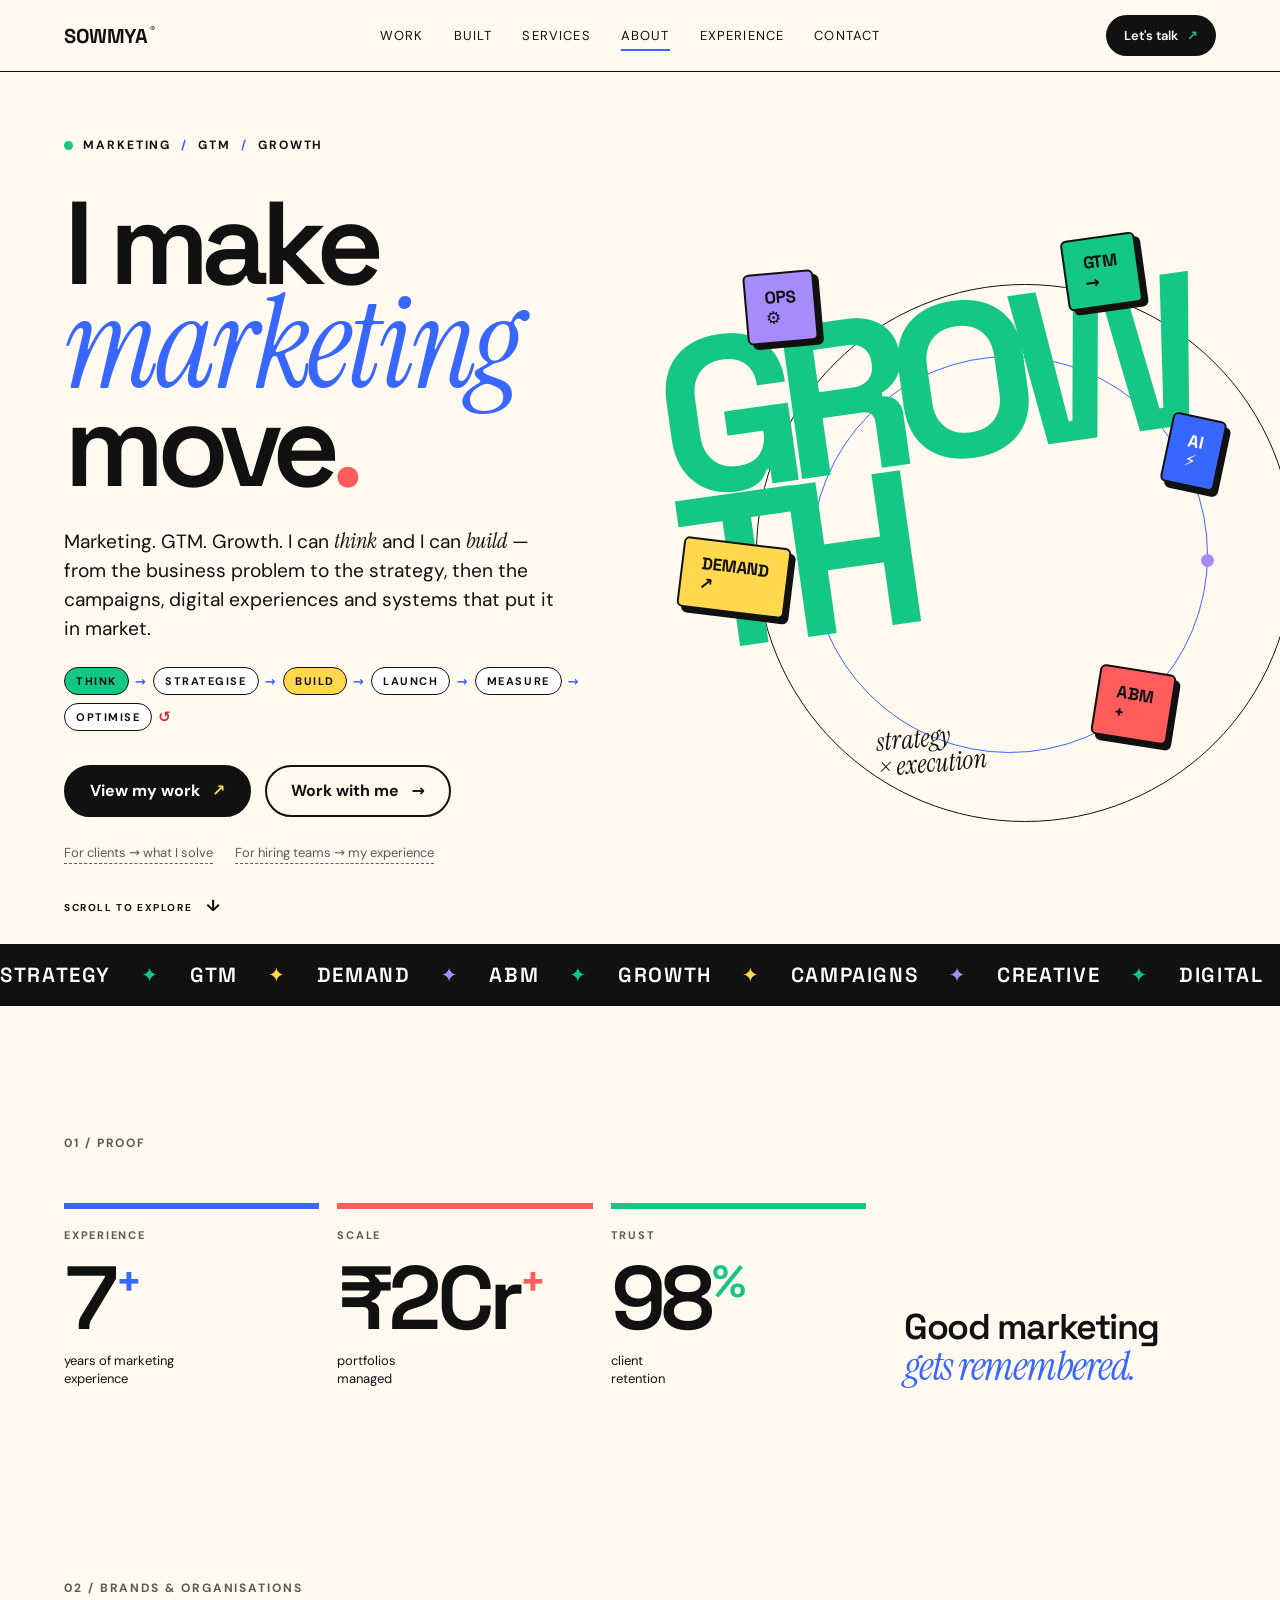
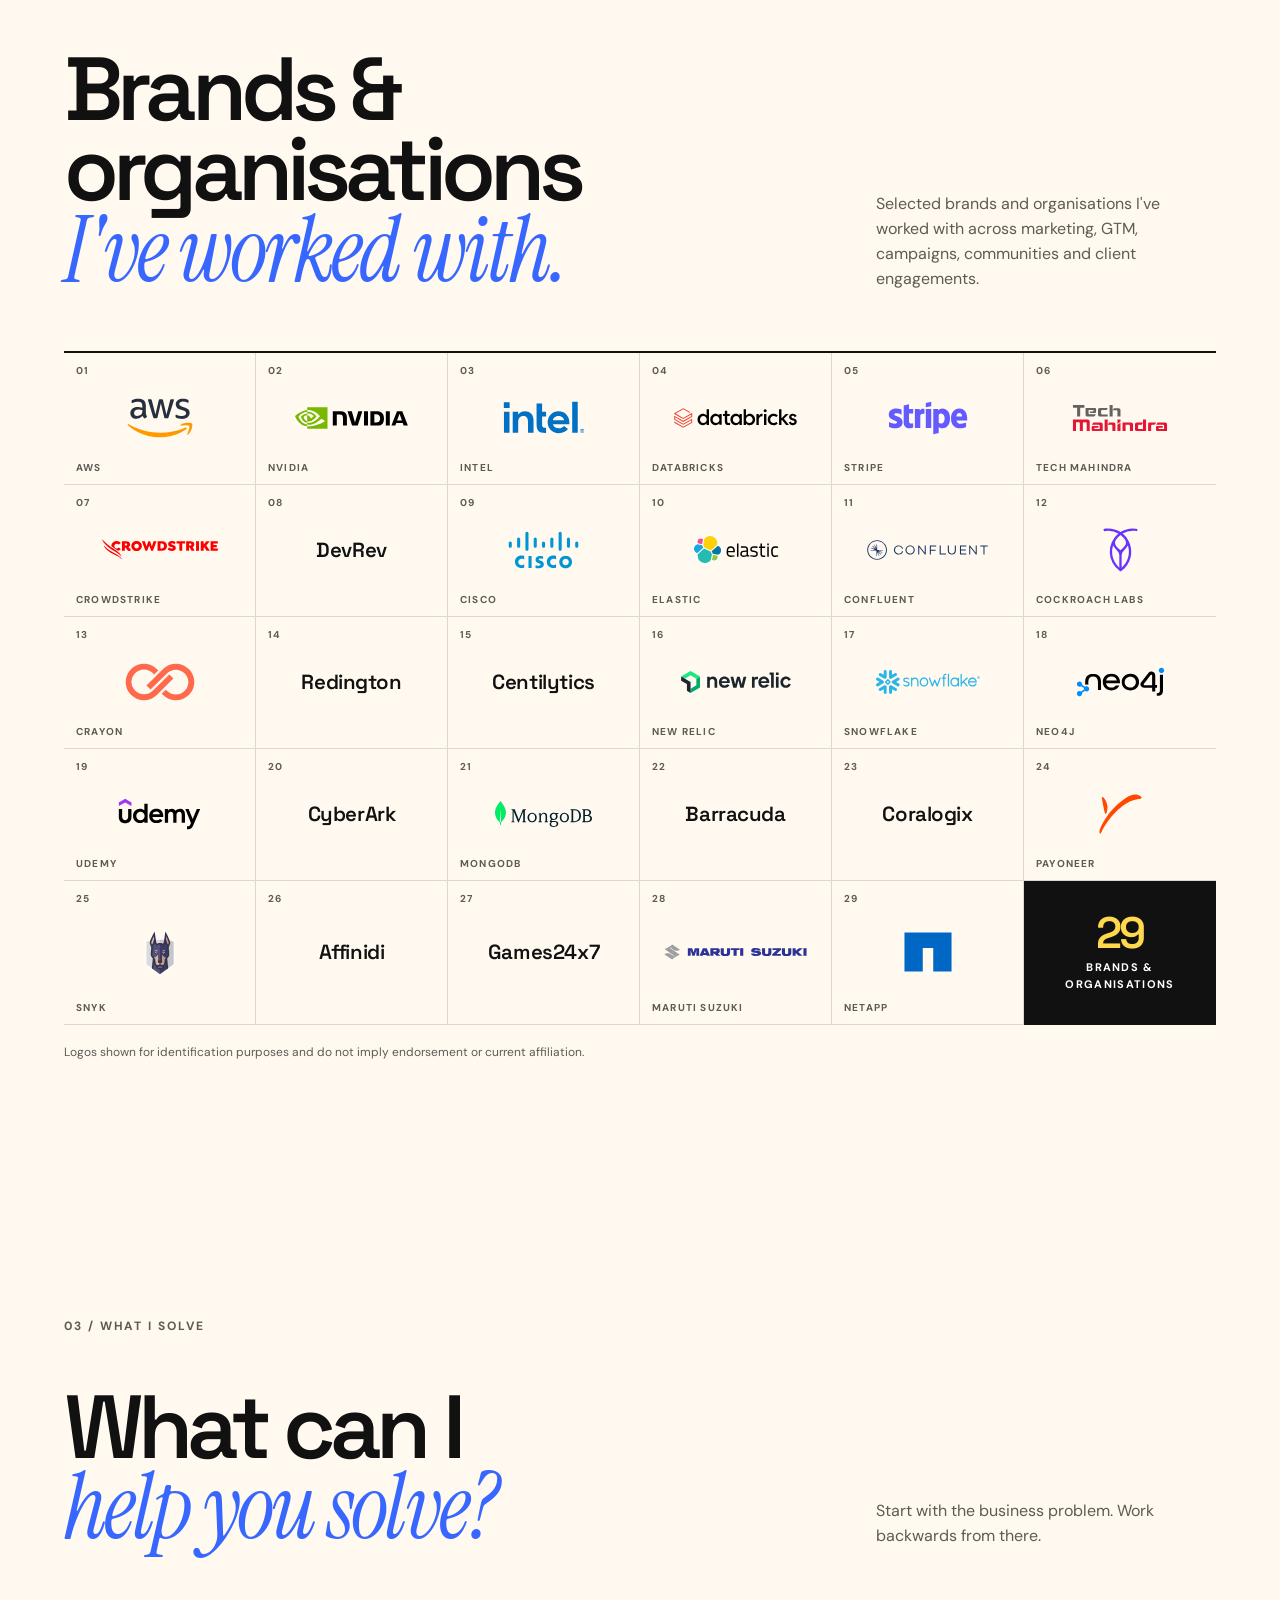
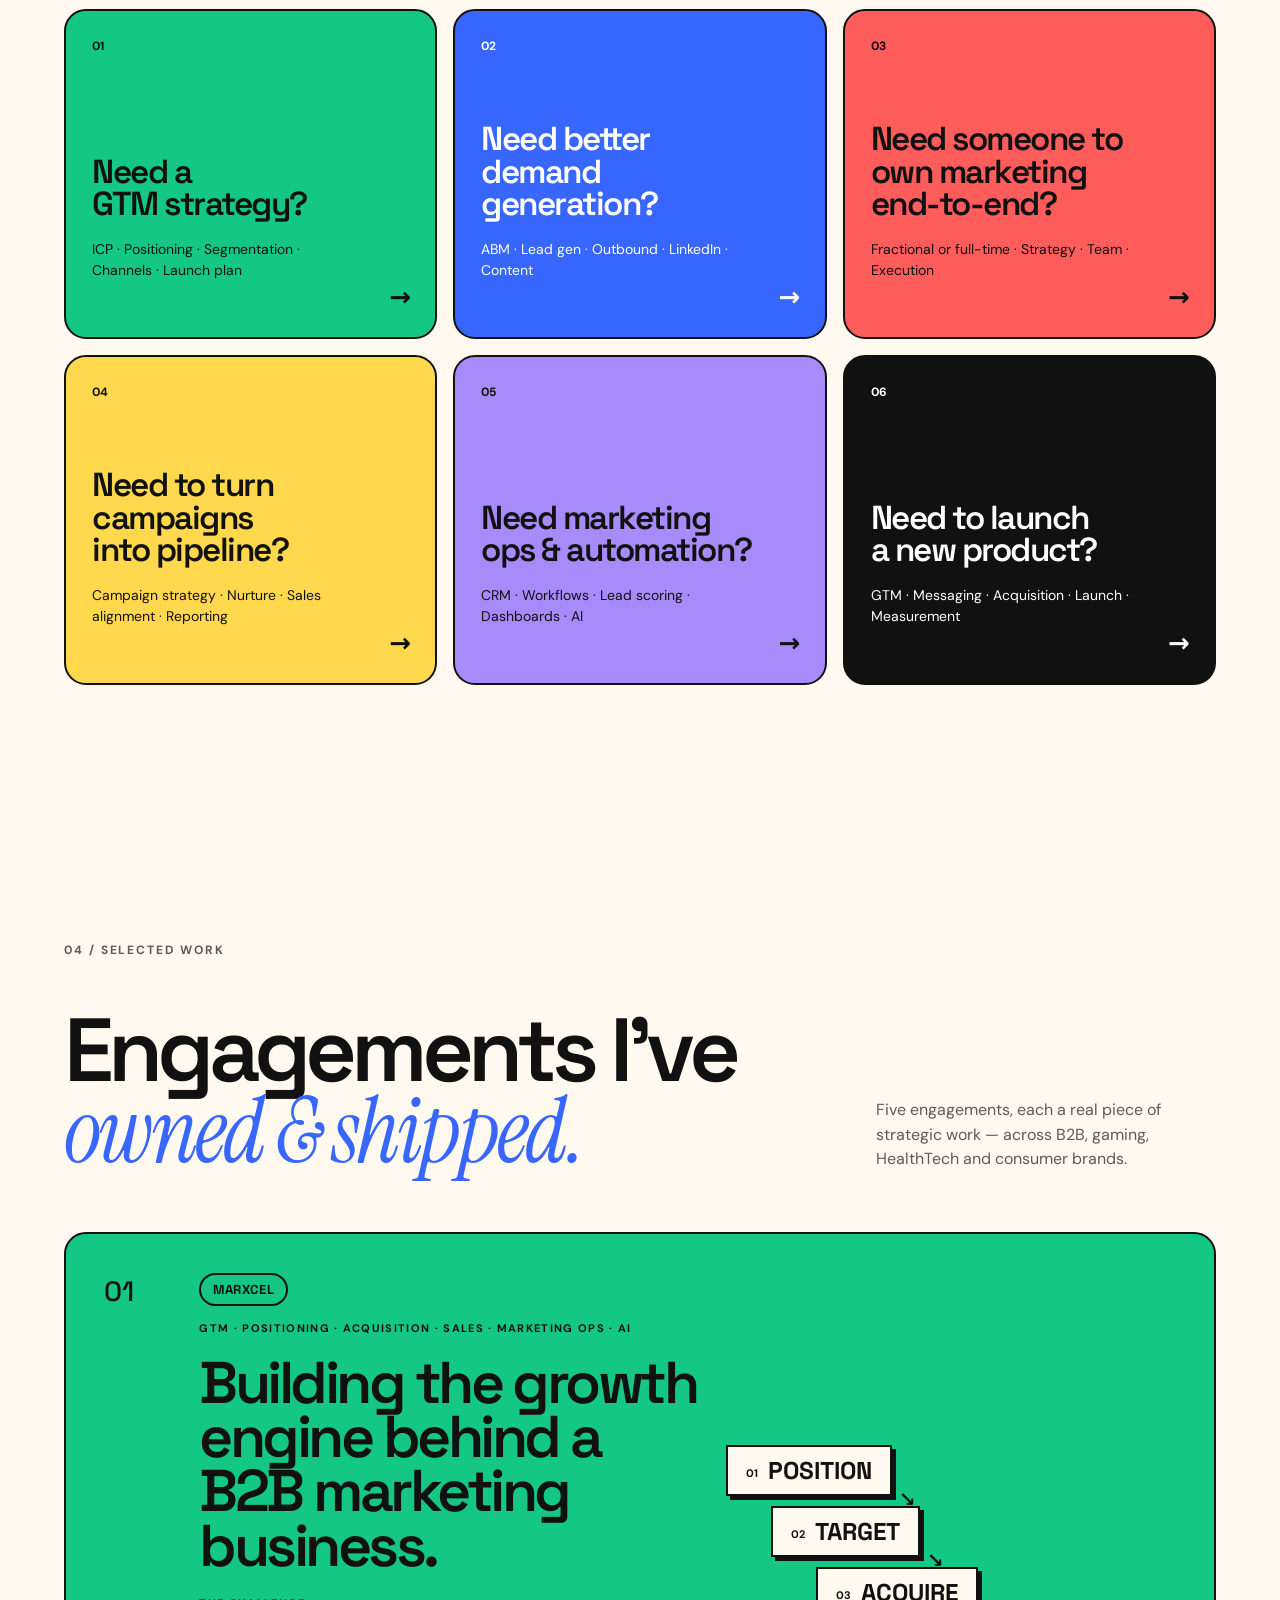
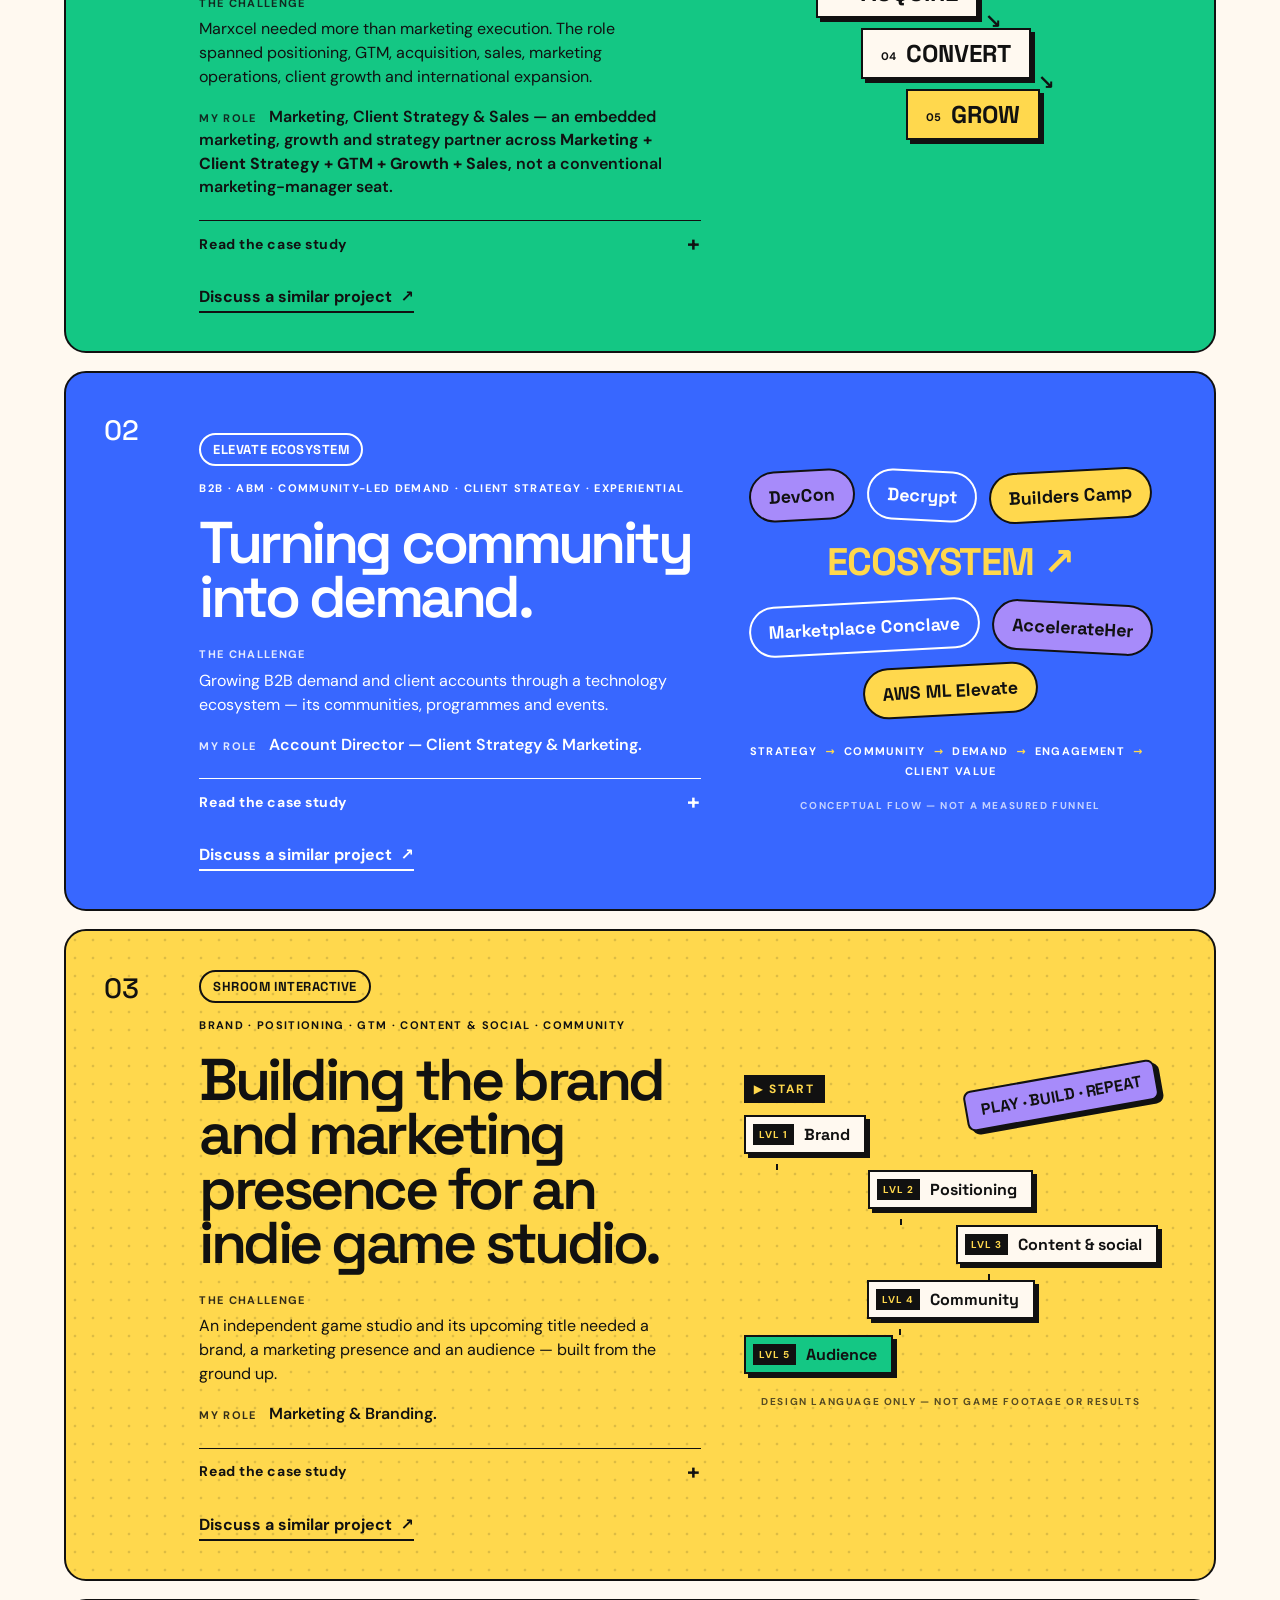
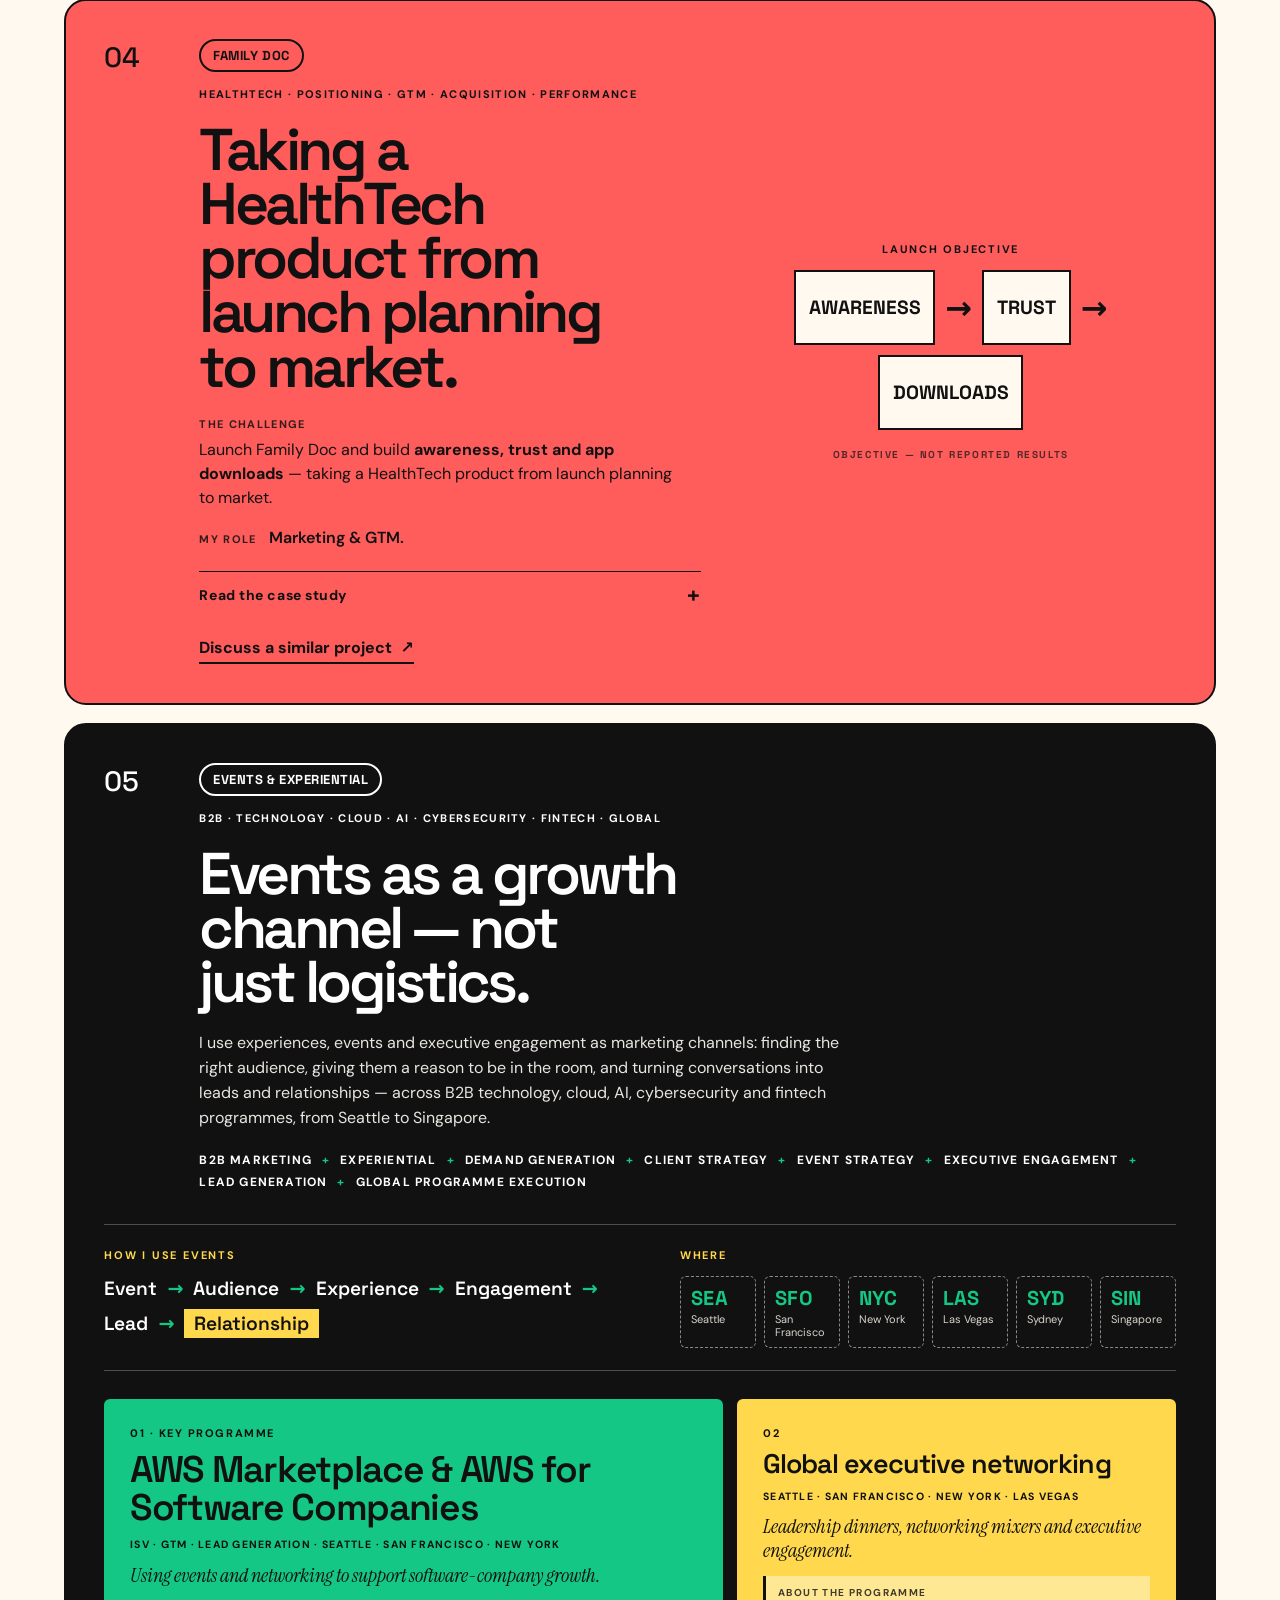
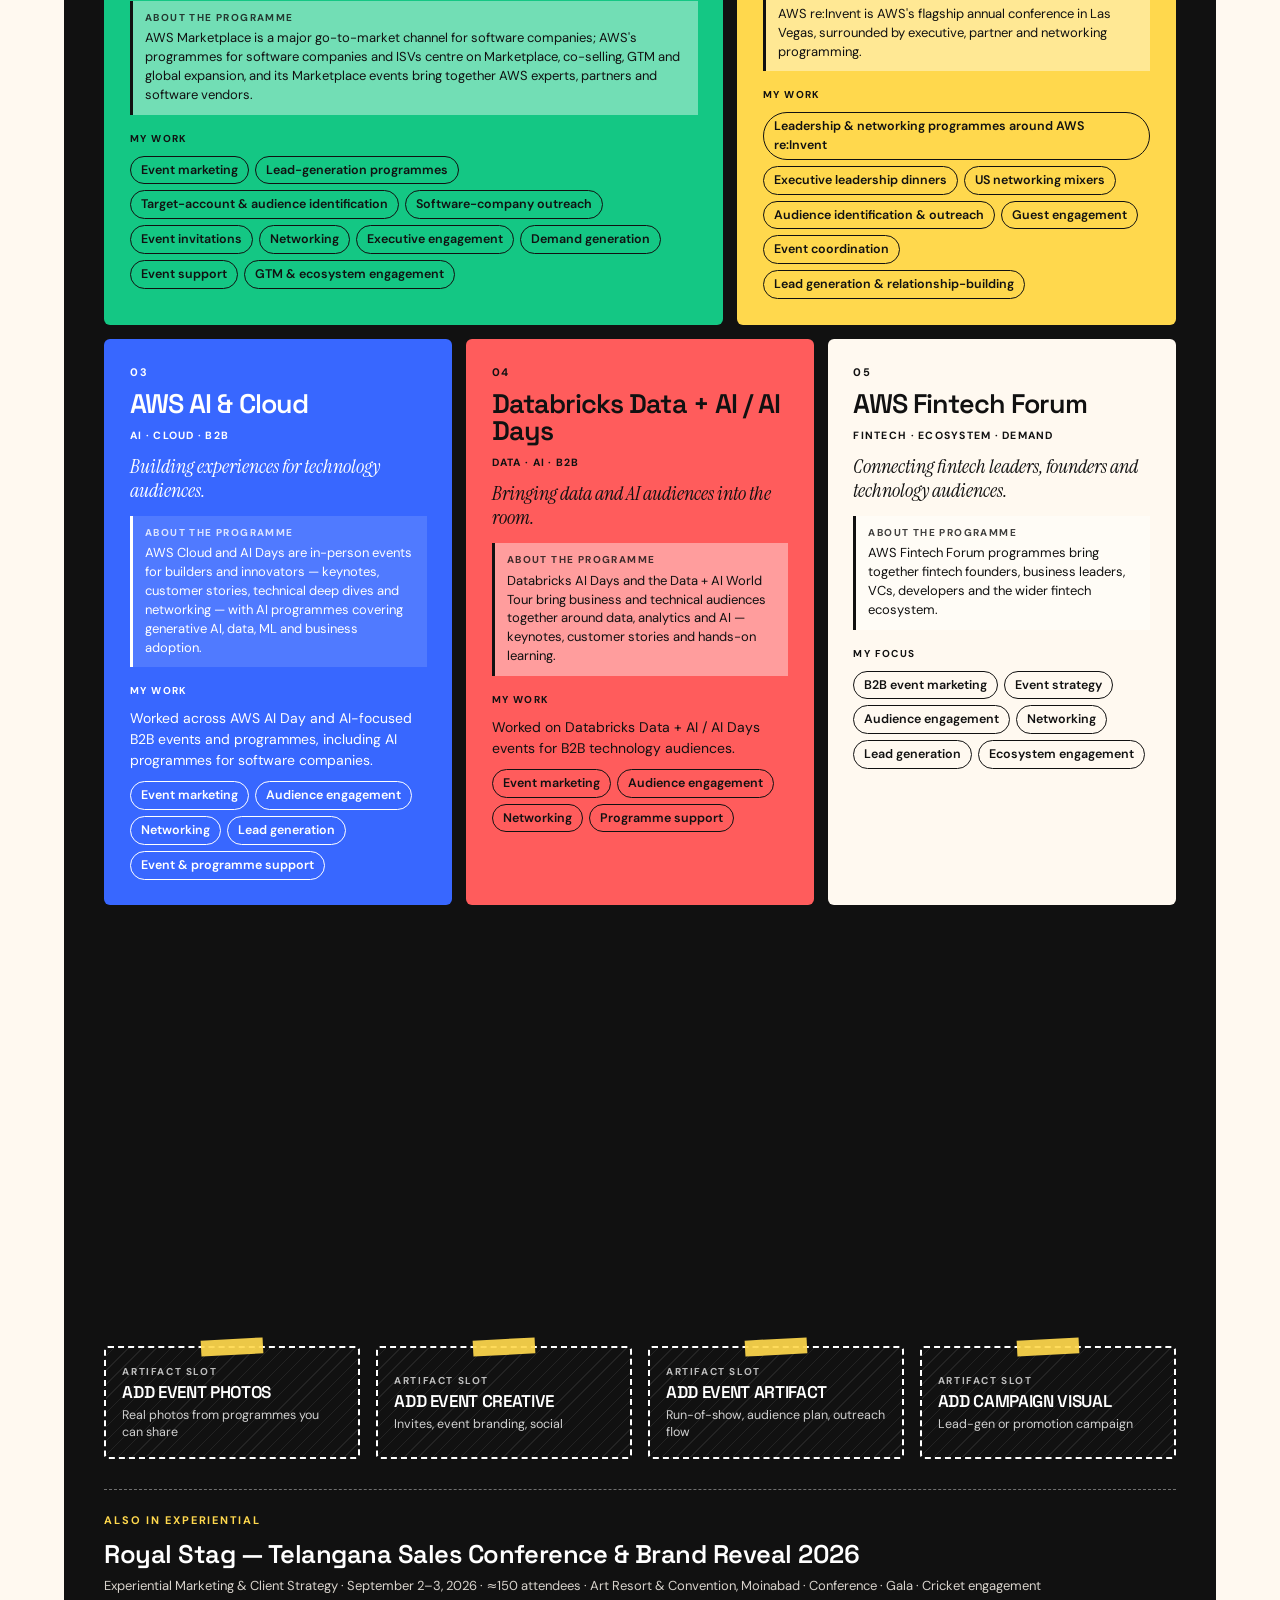
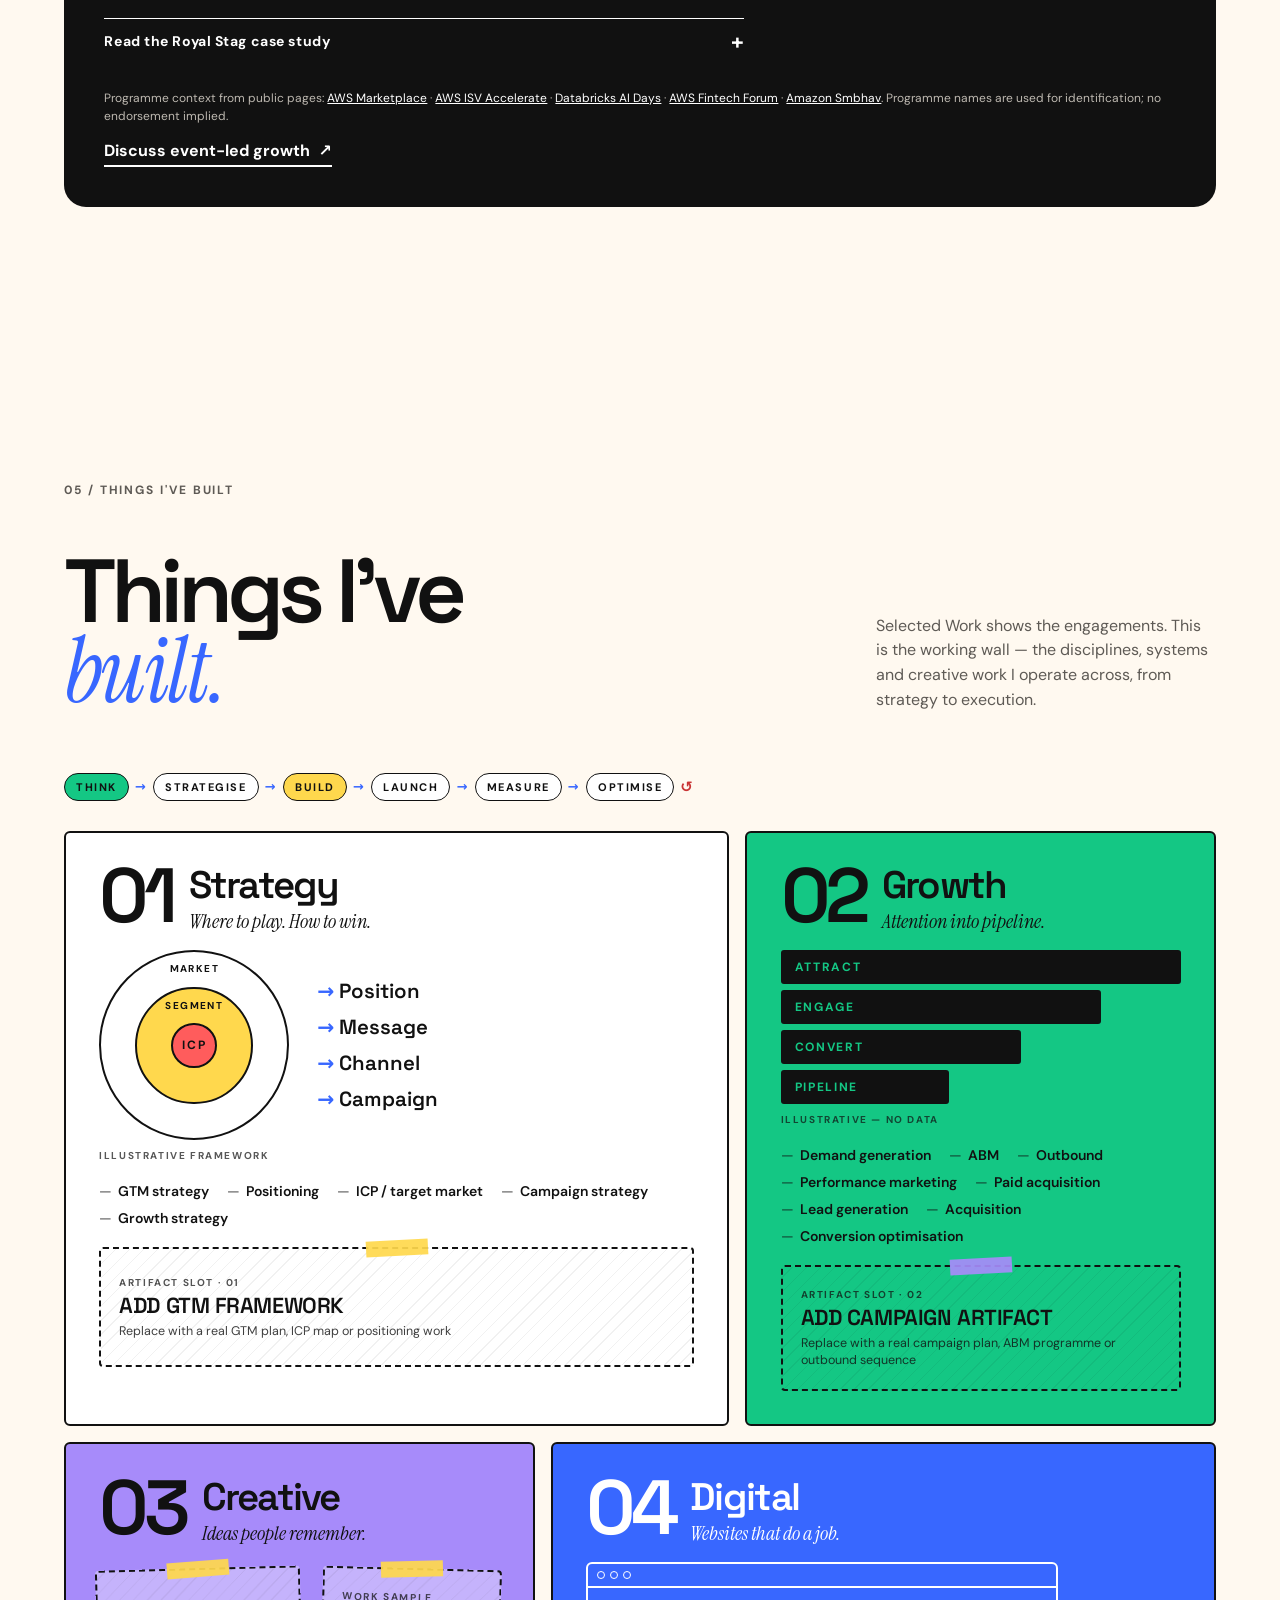
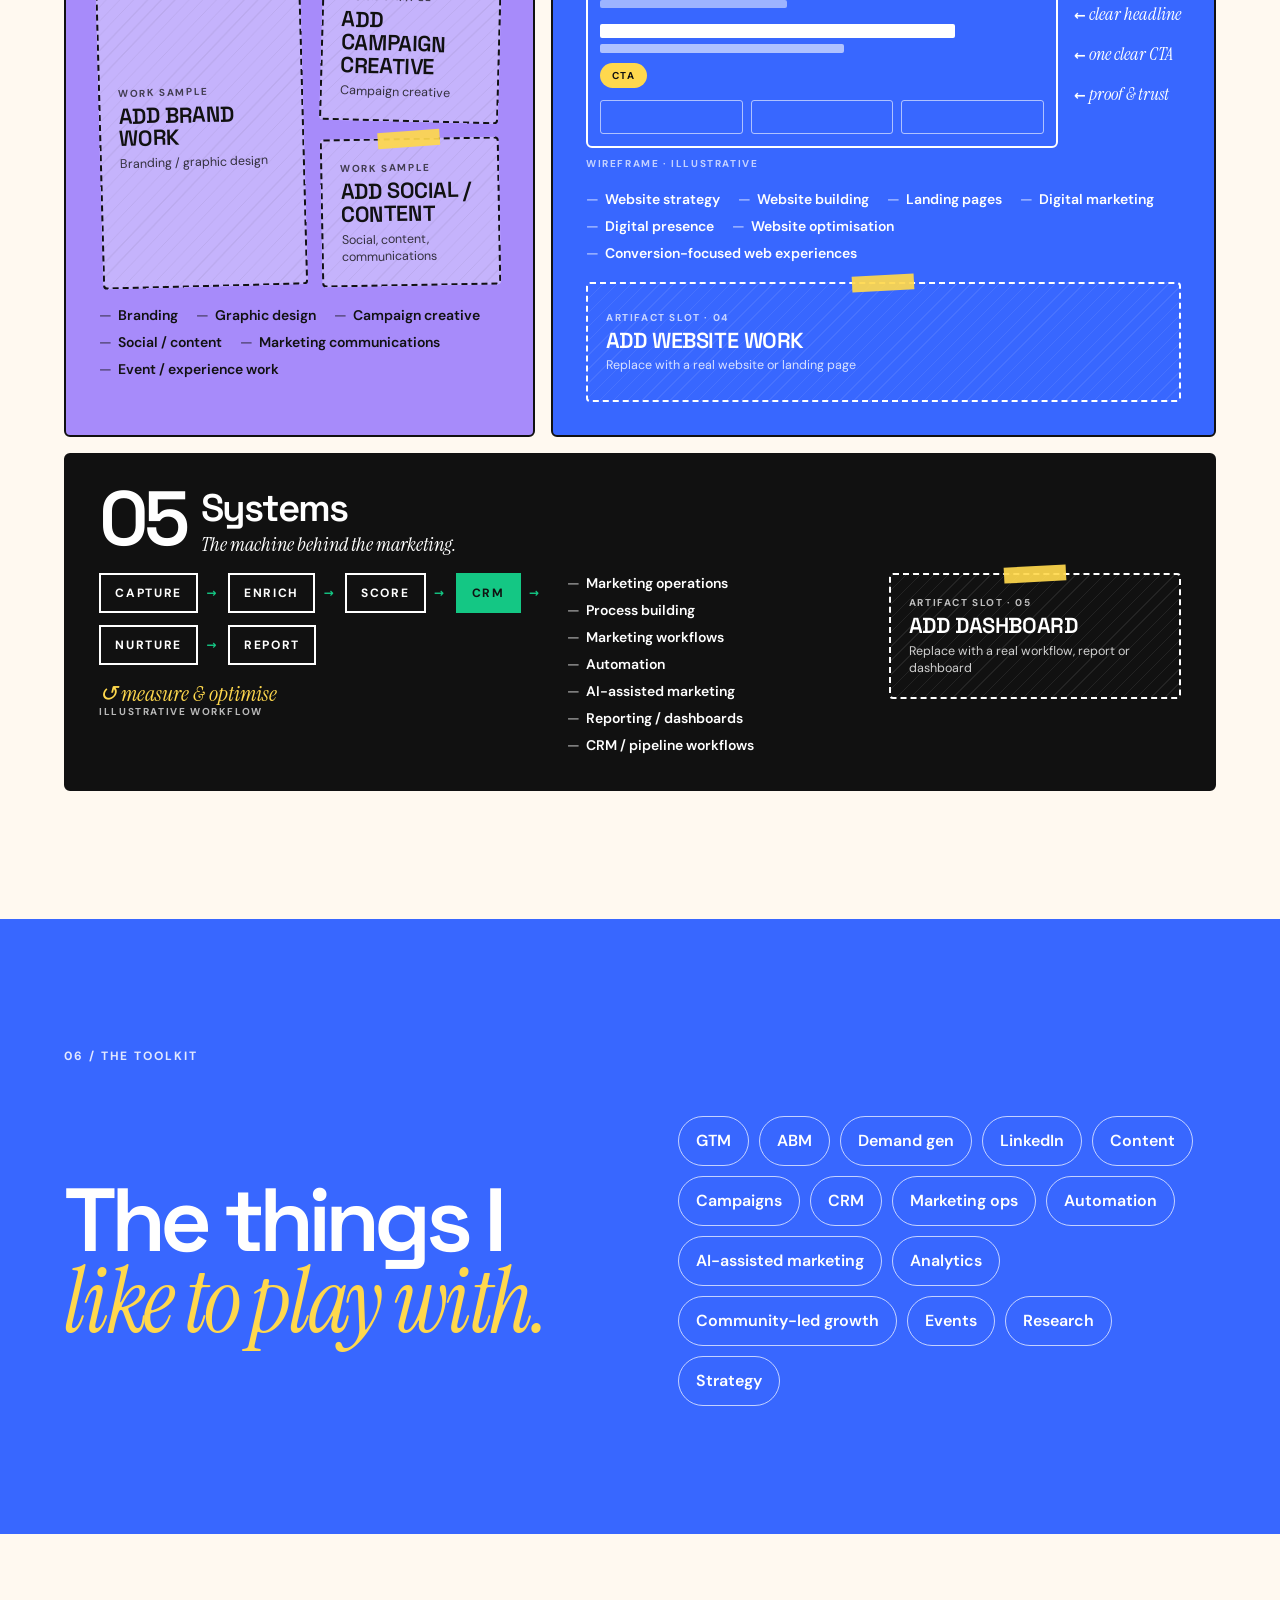
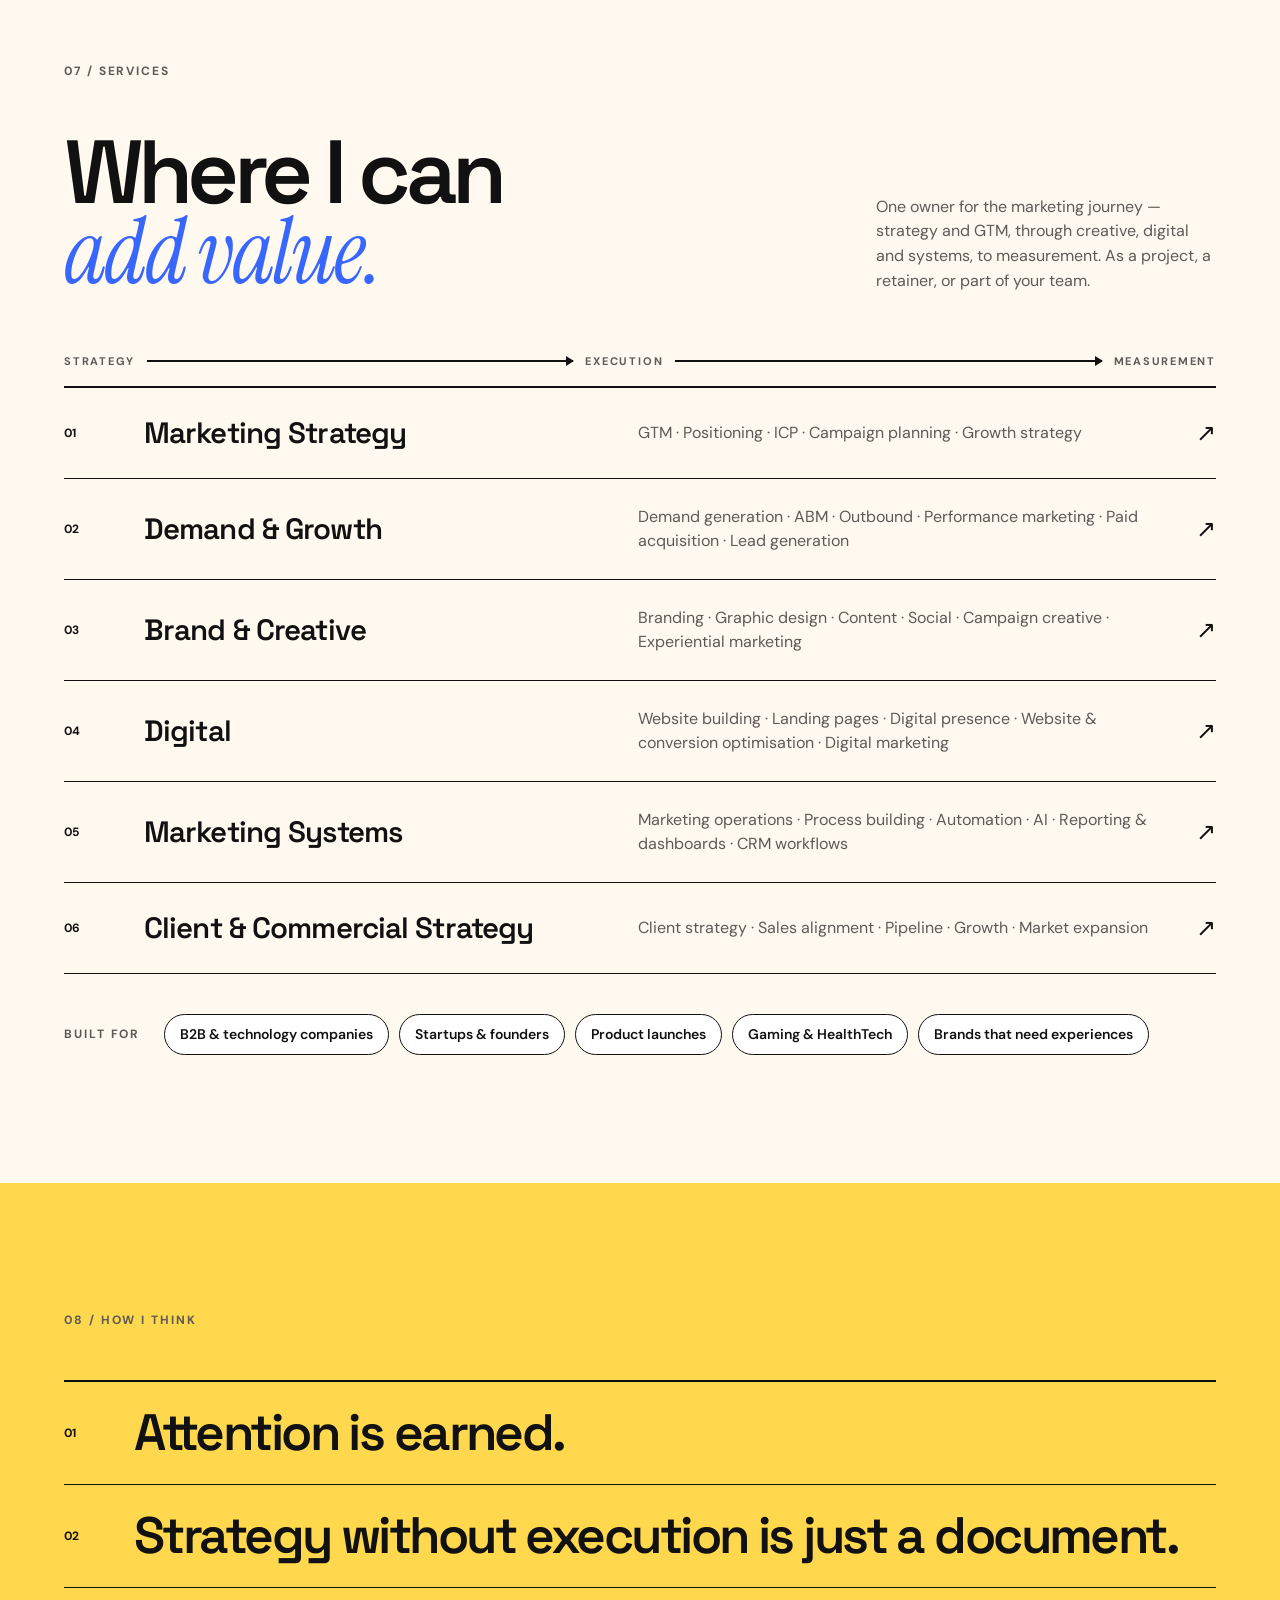
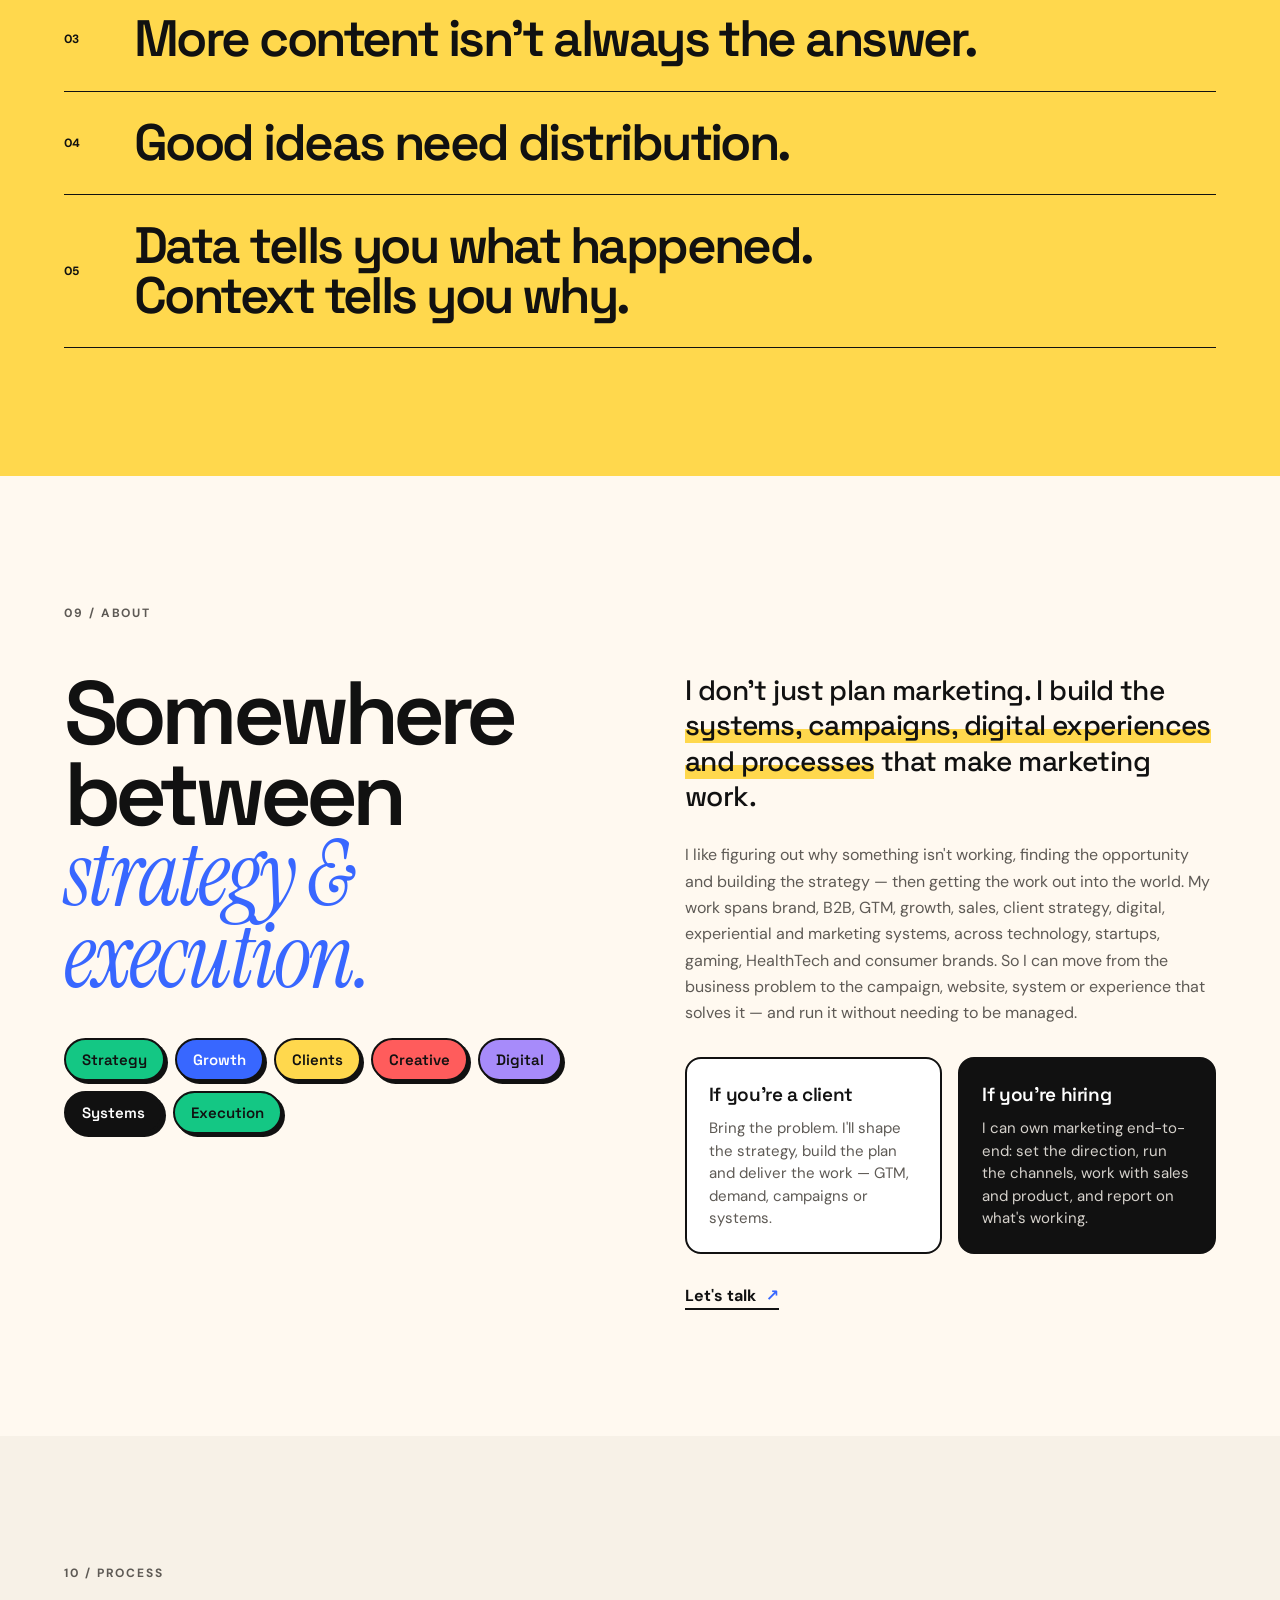
<file: index.html>
<!doctype html>
<html lang="en">
<head>
<meta charset="utf-8">
<meta name="viewport" content="width=device-width,initial-scale=1">

<!-- ============================================================
     SEO — currently the free GitHub Pages URL; switch to your domain later
     (also in robots.txt and sitemap.xml).
     ============================================================ -->
<title>Sowmya — Marketing, GTM &amp; Growth</title>
<meta name="description" content="Sowmya — Marketing, GTM & Growth. Marketing strategy, go-to-market, demand generation, ABM, campaigns and marketing operations — owned from strategy to execution.">
<link rel="canonical" href="https://sowmya06-tech.github.io/portfolio/">
<meta name="robots" content="index, follow">
<meta name="author" content="Sowmya">
<meta name="theme-color" content="#FFF9F0">

<!-- Open Graph (LinkedIn, WhatsApp, Slack previews) -->
<meta property="og:type" content="website">
<meta property="og:site_name" content="Sowmya — Marketing, GTM & Growth">
<meta property="og:title" content="Sowmya — Marketing, GTM & Growth">
<meta property="og:description" content="I make marketing move. Strategy, GTM, demand generation and growth — from the business problem to the work in market.">
<meta property="og:url" content="https://sowmya06-tech.github.io/portfolio/">
<meta property="og:image" content="https://sowmya06-tech.github.io/portfolio/assets/images/og-image.png">
<meta property="og:image:width" content="1200">
<meta property="og:image:height" content="630">
<meta property="og:image:alt" content="Sowmya — Marketing, GTM & Growth. I make marketing move.">
<meta property="og:locale" content="en_IN">

<!-- Twitter / X -->
<meta name="twitter:card" content="summary_large_image">
<meta name="twitter:title" content="Sowmya — Marketing, GTM & Growth">
<meta name="twitter:description" content="I make marketing move. Strategy, GTM, demand generation and growth — from the business problem to the work in market.">
<meta name="twitter:image" content="https://sowmya06-tech.github.io/portfolio/assets/images/og-image.png">

<!-- Icons -->
<link rel="icon" href="assets/icons/favicon.svg" type="image/svg+xml">
<link rel="icon" href="assets/icons/favicon-32.png" sizes="32x32" type="image/png">
<link rel="apple-touch-icon" href="assets/icons/apple-touch-icon.png">

<!-- Self-hosted fonts: preload the two used above the fold -->
<link rel="preload" href="assets/fonts/space-grotesk-latin.woff2" as="font" type="font/woff2" crossorigin>
<link rel="preload" href="assets/fonts/dm-sans-latin.woff2" as="font" type="font/woff2" crossorigin>
<link rel="stylesheet" href="style.css">
</head>
<body>
<a class="skip-link" href="#main">Skip to content</a>
<div class="progress" aria-hidden="true"></div>
<div class="cursor-dot" aria-hidden="true"></div>

<header class="nav" id="top">
  <a class="logo" href="#main" aria-label="Sowmya — back to top">SOWMYA<span>®</span></a>
  <nav class="nav-links" id="nav-links" aria-label="Main">
    <a href="#work">Work</a>
    <a href="#built">Built</a>
    <a href="#services">Services</a>
    <a href="#about">About</a>
    <a href="#experience">Experience</a>
    <a href="#contact">Contact</a>
    <a class="nav-links-cta" href="#contact">Work with me <span aria-hidden="true">↗</span></a>
  </nav>
  <a class="nav-cta" href="#contact">Let's talk <b aria-hidden="true">↗</b></a>
  <button class="nav-toggle" type="button" aria-expanded="false" aria-controls="nav-links">
    <span class="nav-toggle-label">Menu</span><i aria-hidden="true"></i>
  </button>
</header>

<main id="main">

<!-- ========================= HERO ========================= -->
<section class="hero" aria-labelledby="hero-title">
  <div class="hero-grid">
    <div class="hero-copy">
      <p class="eyebrow"><span class="pulse" aria-hidden="true"></span> MARKETING <i>/</i> GTM <i>/</i> GROWTH</p>
      <h1 id="hero-title">I make<br><em>marketing</em><br>move<span>.</span></h1>
      <p class="hero-sub">Marketing. GTM. Growth. I can <span class="serif">think</span> and I can <em>build</em> — from the business problem to the strategy, then the campaigns, digital experiences and systems that put it in market.</p>
      <ol class="loop hero-loop" aria-label="How I work">
        <li class="lp-think"><span>Think</span></li><li><span>Strategise</span></li><li class="lp-build"><span>Build</span></li><li><span>Launch</span></li><li><span>Measure</span></li><li><span>Optimise</span></li>
      </ol>
      <div class="hero-actions">
        <a class="btn btn-dark" href="#work">View my work <span aria-hidden="true">↗</span></a>
        <a class="btn btn-outline" href="#contact">Work with me <span aria-hidden="true">→</span></a>
      </div>
      <p class="hero-audience">
        <a href="#services">For clients <span aria-hidden="true">→</span> what I solve</a>
        <a href="#experience">For hiring teams <span aria-hidden="true">→</span> my experience</a>
      </p>
    </div>

    <div class="hero-art" aria-hidden="true">
      <div class="orbit orbit-a"></div><div class="orbit orbit-b"></div>
      <div class="hero-word">GROW<br>TH</div>
      <div class="sticker sticker-green" data-depth="18">GTM<br>→</div>
      <div class="sticker sticker-yellow" data-depth="-14">DEMAND<br>↗</div>
      <div class="sticker sticker-coral" data-depth="22">ABM<br>+</div>
      <div class="sticker sticker-blue" data-depth="-20">AI<br>⚡</div>
      <div class="sticker sticker-lavender" data-depth="10">OPS<br>⚙</div>
      <div class="hero-note">strategy<br>× execution</div>
    </div>
  </div>
  <a class="scroll-note" href="#proof">SCROLL TO EXPLORE <span aria-hidden="true">↓</span></a>
</section>

<div class="ticker" aria-hidden="true">
  <div class="ticker-track">
    <span>STRATEGY</span><i>✦</i><span>GTM</span><i>✦</i><span>DEMAND</span><i>✦</i><span>ABM</span><i>✦</i><span>GROWTH</span><i>✦</i><span>CAMPAIGNS</span><i>✦</i><span>CREATIVE</span><i>✦</i><span>DIGITAL</span><i>✦</i><span>SYSTEMS</span><i>✦</i><span>AI</span><i>✦</i><span>COMMUNITY</span><i>✦</i><span>EVENTS</span><i>✦</i>
    <span>STRATEGY</span><i>✦</i><span>GTM</span><i>✦</i><span>DEMAND</span><i>✦</i><span>ABM</span><i>✦</i><span>GROWTH</span><i>✦</i><span>CAMPAIGNS</span><i>✦</i><span>CREATIVE</span><i>✦</i><span>DIGITAL</span><i>✦</i><span>SYSTEMS</span><i>✦</i><span>AI</span><i>✦</i><span>COMMUNITY</span><i>✦</i><span>EVENTS</span><i>✦</i>
  </div>
</div>

<!-- ========================= PROOF =========================
     Verified numbers only. Do not add metrics you can't back up. -->
<section class="proof section" id="proof" aria-labelledby="proof-title">
  <p class="section-label">01 / PROOF</p>
  <h2 class="visually-hidden" id="proof-title">Proof</h2>
  <div class="proof-grid">
    <div class="stat"><small>Experience</small><strong><span data-count="7">7</span><sup>+</sup></strong><span>years of marketing<br>experience</span></div>
    <div class="stat"><small>Scale</small><strong>₹<span data-count="2">2</span>Cr<sup>+</sup></strong><span>portfolios<br>managed</span></div>
    <div class="stat"><small>Trust</small><strong><span data-count="98">98</span><sup>%</sup></strong><span>client<br>retention</span></div>
    <p class="proof-statement">Good marketing<br><em>gets remembered.</em></p>
  </div>
</section>

<!-- ========================= BRANDS & ORGANISATIONS =========================
     Official logo files live in assets/logos/ (unaltered artwork, cropped to bounds).
     Names shown as type (class="lw-text") are waiting for an official logo file:
     add assets/logos/<name>.svg and swap the <li> for the <img> pattern used above it.
-->
<section class="brands section" id="brands" aria-labelledby="brands-title">
  <p class="section-label">02 / BRANDS &amp; ORGANISATIONS</p>
  <div class="section-heading">
    <h2 id="brands-title">Brands &amp; organisations<br><span>I've worked with.</span></h2>
    <p>Selected brands and organisations I've worked with across marketing, GTM, campaigns, communities and client engagements.</p>
  </div>
  <ul class="logo-wall" aria-label="Brands and organisations">
    <li><span class="lw-no" aria-hidden="true">01</span><img src="assets/logos/aws.svg" alt="AWS" width="66" height="40" loading="lazy" decoding="async"><span class="lw-name" aria-hidden="true">AWS</span></li>
    <li><span class="lw-no" aria-hidden="true">02</span><img src="assets/logos/nvidia.svg" alt="NVIDIA" width="115" height="24" loading="lazy" decoding="async"><span class="lw-name" aria-hidden="true">NVIDIA</span></li>
    <li><span class="lw-no" aria-hidden="true">03</span><img src="assets/logos/intel.svg" alt="Intel" width="82" height="33" loading="lazy" decoding="async"><span class="lw-name" aria-hidden="true">Intel</span></li>
    <li><span class="lw-no" aria-hidden="true">04</span><img src="assets/logos/databricks.svg" alt="Databricks" width="125" height="22" loading="lazy" decoding="async"><span class="lw-name" aria-hidden="true">Databricks</span></li>
    <li><span class="lw-no" aria-hidden="true">05</span><img src="assets/logos/stripe.svg" alt="Stripe" width="80" height="34" loading="lazy" decoding="async"><span class="lw-name" aria-hidden="true">Stripe</span></li>
    <li><span class="lw-no" aria-hidden="true">06</span><img src="assets/logos/tech-mahindra.svg" alt="Tech Mahindra" width="96" height="28" loading="lazy" decoding="async"><span class="lw-name" aria-hidden="true">Tech Mahindra</span></li>
    <li><span class="lw-no" aria-hidden="true">07</span><img src="assets/logos/crowdstrike.svg" alt="CrowdStrike" width="118" height="23" loading="lazy" decoding="async"><span class="lw-name" aria-hidden="true">CrowdStrike</span></li>
    <li class="lw-text"><span class="lw-no" aria-hidden="true">08</span><span class="lw-word">DevRev</span></li>
    <li><span class="lw-no" aria-hidden="true">09</span><img src="assets/logos/cisco.svg" alt="Cisco" width="71" height="38" loading="lazy" decoding="async"><span class="lw-name" aria-hidden="true">Cisco</span></li>
    <li><span class="lw-no" aria-hidden="true">10</span><img src="assets/logos/elastic.svg" alt="Elastic" width="87" height="31" loading="lazy" decoding="async"><span class="lw-name" aria-hidden="true">Elastic</span></li>
    <li><span class="lw-no" aria-hidden="true">11</span><img src="assets/logos/confluent.svg" alt="Confluent" width="123" height="22" loading="lazy" decoding="async"><span class="lw-name" aria-hidden="true">Confluent</span></li>
    <li><span class="lw-no" aria-hidden="true">12</span><img src="assets/logos/cockroach-labs.svg" alt="Cockroach Labs" width="35" height="44" loading="lazy" decoding="async"><span class="lw-name" aria-hidden="true">Cockroach Labs</span></li>
    <li><span class="lw-no" aria-hidden="true">13</span><img src="assets/logos/crayon.svg" alt="Crayon" width="70" height="38" loading="lazy" decoding="async"><span class="lw-name" aria-hidden="true">Crayon</span></li>
    <li class="lw-text"><span class="lw-no" aria-hidden="true">14</span><span class="lw-word">Redington</span></li>
    <li class="lw-text"><span class="lw-no" aria-hidden="true">15</span><span class="lw-word">Centilytics</span></li>
    <li><span class="lw-no" aria-hidden="true">16</span><img src="assets/logos/new-relic.svg" alt="New Relic" width="112" height="24" loading="lazy" decoding="async"><span class="lw-name" aria-hidden="true">New Relic</span></li>
    <li><span class="lw-no" aria-hidden="true">17</span><img src="assets/logos/snowflake.svg" alt="Snowflake" width="106" height="26" loading="lazy" decoding="async"><span class="lw-name" aria-hidden="true">Snowflake</span></li>
    <li><span class="lw-no" aria-hidden="true">18</span><img src="assets/logos/neo4j.svg" alt="Neo4j" width="89" height="31" loading="lazy" decoding="async"><span class="lw-name" aria-hidden="true">Neo4j</span></li>
    <li><span class="lw-no" aria-hidden="true">19</span><img src="assets/logos/udemy.svg" alt="Udemy" width="83" height="32" loading="lazy" decoding="async"><span class="lw-name" aria-hidden="true">Udemy</span></li>
    <li class="lw-text"><span class="lw-no" aria-hidden="true">20</span><span class="lw-word">CyberArk</span></li>
    <li><span class="lw-no" aria-hidden="true">21</span><img src="assets/logos/mongodb.svg" alt="MongoDB" width="99" height="27" loading="lazy" decoding="async"><span class="lw-name" aria-hidden="true">MongoDB</span></li>
    <li class="lw-text"><span class="lw-no" aria-hidden="true">22</span><span class="lw-word">Barracuda</span></li>
    <li class="lw-text"><span class="lw-no" aria-hidden="true">23</span><span class="lw-word">Coralogix</span></li>
    <li><span class="lw-no" aria-hidden="true">24</span><img src="assets/logos/payoneer.svg" alt="Payoneer" width="43" height="40" loading="lazy" decoding="async"><span class="lw-name" aria-hidden="true">Payoneer</span></li>
    <li><span class="lw-no" aria-hidden="true">25</span><img src="assets/logos/snyk.svg" alt="Snyk" width="30" height="48" loading="lazy" decoding="async"><span class="lw-name" aria-hidden="true">Snyk</span></li>
    <li class="lw-text"><span class="lw-no" aria-hidden="true">26</span><span class="lw-word">Affinidi</span></li>
    <li class="lw-text"><span class="lw-no" aria-hidden="true">27</span><span class="lw-word">Games24x7</span></li>
    <li><span class="lw-no" aria-hidden="true">28</span><img src="assets/logos/maruti-suzuki.svg" alt="Maruti Suzuki" width="145" height="19" loading="lazy" decoding="async"><span class="lw-name" aria-hidden="true">Maruti Suzuki</span></li>
    <li><span class="lw-no" aria-hidden="true">29</span><img src="assets/logos/netapp.svg" alt="NetApp" width="48" height="40" loading="lazy" decoding="async"><span class="lw-name" aria-hidden="true">NetApp</span></li>
    <li class="lw-count" aria-hidden="true"><strong>29</strong><span>brands &amp; organisations</span></li>
  </ul>
  <p class="lw-note">Logos shown for identification purposes and do not imply endorsement or current affiliation.</p>
</section>

<!-- ========================= PROBLEMS ========================= -->
<section class="problems section" aria-labelledby="problems-title">
  <p class="section-label">03 / WHAT I SOLVE</p>
  <div class="section-heading">
    <h2 id="problems-title">What can I<br><span>help you solve?</span></h2>
    <p>Start with the business problem. Work backwards from there.</p>
  </div>
  <ul class="problem-grid">
    <li><a class="problem-card green" href="#contact"><small>01</small><h3>Need a GTM strategy?</h3><p>ICP · Positioning · Segmentation · Channels · Launch plan</p><b aria-hidden="true">→</b></a></li>
    <li><a class="problem-card blue" href="#contact"><small>02</small><h3>Need better demand generation?</h3><p>ABM · Lead gen · Outbound · LinkedIn · Content</p><b aria-hidden="true">→</b></a></li>
    <li><a class="problem-card coral" href="#contact"><small>03</small><h3>Need someone to own marketing end-to-end?</h3><p>Fractional or full-time · Strategy · Team · Execution</p><b aria-hidden="true">→</b></a></li>
    <li><a class="problem-card yellow" href="#contact"><small>04</small><h3>Need to turn campaigns into pipeline?</h3><p>Campaign strategy · Nurture · Sales alignment · Reporting</p><b aria-hidden="true">→</b></a></li>
    <li><a class="problem-card lavender" href="#contact"><small>05</small><h3>Need marketing ops &amp; automation?</h3><p>CRM · Workflows · Lead scoring · Dashboards · AI</p><b aria-hidden="true">→</b></a></li>
    <li><a class="problem-card dark" href="#contact"><small>06</small><h3>Need to launch a new product?</h3><p>GTM · Messaging · Acquisition · Launch · Measurement</p><b aria-hidden="true">→</b></a></li>
  </ul>
</section>

<!-- ========================= SELECTED WORK =========================
     Case structure: The challenge / My role / The approach / The work /
     The proof / What I built. Only add metrics, outcomes or proof you can
     verify — replace each [ADD VERIFIED PROOF …] or delete that block.
     To add an image, put it in assets/images/ and replace the .case-visual
     block with e.g.:
     <img class="case-img" src="assets/images/marxcel.jpg" alt="Describe the image" width="800" height="600" loading="lazy" decoding="async">
-->
<section class="work section" id="work" aria-labelledby="work-title">
  <p class="section-label">04 / SELECTED WORK</p>
  <div class="section-heading">
    <h2 id="work-title">Engagements I've<br><span>owned &amp; shipped.</span></h2>
    <p>Five engagements, each a real piece of strategic work — across B2B, gaming, HealthTech and consumer brands.</p>
  </div>

  <article class="case case-green">
    <div class="case-number">01</div>
    <div class="case-copy">
      <p class="case-client">Marxcel</p>
      <p class="case-tags">GTM · POSITIONING · ACQUISITION · SALES · MARKETING OPS · AI</p>
      <h3>Building the growth engine behind a B2B marketing business.</h3>
      <p class="case-k">The challenge</p>
      <p class="case-lead">Marxcel needed more than marketing execution. The role spanned positioning, GTM, acquisition, sales, marketing operations, client growth and international expansion.</p>
      <p class="case-role"><span class="case-k">My role</span> Marketing, Client Strategy &amp; Sales — an embedded marketing, growth and strategy partner across <strong>Marketing + Client Strategy + GTM + Growth + Sales</strong>, not a conventional marketing-manager seat.</p>
      <details class="case-notes">
        <summary>Read the case study <span aria-hidden="true">+</span></summary>
        <div class="case-body">
          <h4>The approach</h4>
          <p>Treat growth as one connected system rather than separate marketing and sales tasks: <strong>Position → Target → Acquire → Convert → Grow.</strong> Positioning and ICP decide who to go after; research and data drive acquisition; sales process and pipeline handle conversion; account strategy grows existing clients.</p>
          <h4>The work</h4>
          <ul class="case-work"><li>Marketing &amp; GTM strategy, positioning and messaging</li><li>ICP, target-market and target-company research</li><li>Prospect and company databases, with lead enrichment</li><li>Outbound systems and AI-assisted prospecting</li><li>Lead generation, demand generation and sales strategy; pipeline development and sales trackers</li><li>Marketing operations, automation and the marketing-to-sales process</li><li>Existing-client growth and account strategy</li><li>International market expansion and prospecting, including the US and Singapore</li><li>Revenue and growth strategy</li></ul>
          <h4>The proof</h4>
          <ul class="proof-chips"><li>ICP &amp; target-company research</li><li>Prospect / company databases</li><li>Outbound systems</li><li>Sales trackers</li><li>Marketing automation</li><li>AI-assisted prospecting &amp; lead enrichment</li><li>GTM plans</li><li>International prospecting: US &amp; Singapore</li></ul>
          <div class="slot slot-sm"><span class="slot-k">Artifact slot</span><strong>ADD GTM FRAMEWORK</strong><em>GTM plan, ICP map or prospecting workflow</em></div>
          <h4>What I built</h4>
          <p>A connected growth engine — positioning and ICP, target databases, outbound and AI-assisted prospecting, sales tracking and account strategy — designed so acquisition, conversion and client growth run as one process instead of separate efforts.</p>
        </div>
      </details>
      <a class="case-link" href="#contact">Discuss a similar project <span aria-hidden="true">↗</span></a>
    </div>
    <ol class="case-visual engine" aria-hidden="true"><li>POSITION</li><li>TARGET</li><li>ACQUIRE</li><li>CONVERT</li><li>GROW</li></ol>
  </article>

  <article class="case case-blue">
    <div class="case-number">02</div>
    <div class="case-copy">
      <p class="case-client">Elevate Ecosystem</p>
      <p class="case-tags">B2B · ABM · COMMUNITY-LED DEMAND · CLIENT STRATEGY · EXPERIENTIAL</p>
      <h3>Turning community into demand.</h3>
      <p class="case-k">The challenge</p>
      <p class="case-lead">Growing B2B demand and client accounts through a technology ecosystem — its communities, programmes and events.</p>
      <p class="case-role"><span class="case-k">My role</span> Account Director — Client Strategy &amp; Marketing.</p>
      <details class="case-notes">
        <summary>Read the case study <span aria-hidden="true">+</span></summary>
        <div class="case-body">
          <h4>The approach</h4>
          <p>Use the ecosystem as the channel — <strong>Strategy → Community → Demand → Engagement → Client value</strong> — pairing community-led demand generation with ABM, and planning campaigns, programmes and experiences around the accounts and audiences that matter to each client.</p>
          <h4>The work</h4>
          <ul class="case-work"><li>B2B marketing strategy and client strategy</li><li>Community-led demand generation and ABM</li><li>Campaign planning and execution</li><li>Ecosystem marketing and technology ecosystem programmes</li><li>Campaign and programme management</li><li>Account growth and retention</li><li>Experiential and integrated marketing</li></ul>
          <h4>The proof</h4>
          <ul class="proof-chips"><li>DevCon</li><li>Decrypt</li><li>Builders Camp</li><li>Marketplace Conclave</li><li>AccelerateHer</li><li>AWS ML Elevate</li></ul>
          <div class="slot slot-sm"><span class="slot-k">Artifact slot</span><strong>ADD PROGRAMME CREATIVE</strong><em>Programme creative, event visuals or campaign assets</em></div>
          <h4>What I built</h4>
          <p>An integrated, ecosystem-led approach connecting client strategy, community programmes, ABM and experiential marketing across the programmes above.</p>
        </div>
      </details>
      <a class="case-link" href="#contact">Discuss a similar project <span aria-hidden="true">↗</span></a>
    </div>
    <div class="case-visual eco" aria-hidden="true"><span>DevCon</span><span>Decrypt</span><span>Builders Camp</span><b>ECOSYSTEM ↗</b><span>Marketplace Conclave</span><span>AccelerateHer</span><span>AWS ML Elevate</span><ol class="flow-strip"><li>Strategy</li><li>Community</li><li>Demand</li><li>Engagement</li><li>Client value</li></ol><small class="fw-caption">Conceptual flow — not a measured funnel</small></div>
  </article>

  <article class="case case-yellow case-expressive">
    <div class="case-number">03</div>
    <div class="case-copy">
      <p class="case-client">Shroom Interactive</p>
      <p class="case-tags">BRAND · POSITIONING · GTM · CONTENT &amp; SOCIAL · COMMUNITY</p>
      <h3>Building the brand and marketing presence for an indie game studio.</h3>
      <p class="case-k">The challenge</p>
      <p class="case-lead">An independent game studio and its upcoming title needed a brand, a marketing presence and an audience — built from the ground up.</p>
      <p class="case-role"><span class="case-k">My role</span> Marketing &amp; Branding.</p>
      <details class="case-notes">
        <summary>Read the case study <span aria-hidden="true">+</span></summary>
        <div class="case-body">
          <h4>The approach</h4>
          <p>Start with the brand, not the channels: define the studio's positioning and identity, then build the go-to-market, content and community around it so the audience can grow alongside the game.</p>
          <h4>The work</h4>
          <ul class="case-work"><li>Brand strategy and brand positioning</li><li>Marketing strategy and go-to-market</li><li>Content and social</li><li>Community building and gaming audience development</li><li>Campaign planning and campaigns</li><li>Graphic and creative direction</li><li>Digital presence</li><li>Growth initiatives</li></ul>
          <h4>The proof</h4>
          <div class="slot slot-sm"><span class="slot-k">Artifact slot</span><strong>ADD BRAND WORK</strong><em>Links to the studio's channels, trailer or brand assets</em></div>
          <h4>What I built</h4>
          <p>The studio's brand and marketing foundation — positioning, content and social presence, and the community around the upcoming title.</p>
        </div>
      </details>
      <a class="case-link" href="#contact">Discuss a similar project <span aria-hidden="true">↗</span></a>
    </div>
    <div class="case-visual levelmap" aria-hidden="true">
      <span class="lm-start">▶ START</span>
      <ol class="lm-path"><li><small>LVL 1</small>Brand</li><li><small>LVL 2</small>Positioning</li><li><small>LVL 3</small>Content &amp; social</li><li><small>LVL 4</small>Community</li><li><small>LVL 5</small>Audience</li></ol>
      <span class="gsticker gs1">PLAY · BUILD · REPEAT</span>
      <small class="fw-caption">Design language only — not game footage or results</small>
    </div>
  </article>

  <article class="case case-coral">
    <div class="case-number">04</div>
    <div class="case-copy">
      <p class="case-client">Family Doc</p>
      <p class="case-tags">HEALTHTECH · POSITIONING · GTM · ACQUISITION · PERFORMANCE</p>
      <h3>Taking a HealthTech product from launch planning to market.</h3>
      <p class="case-k">The challenge</p>
      <p class="case-lead">Launch Family Doc and build <strong>awareness, trust and app downloads</strong> — taking a HealthTech product from launch planning to market.</p>
      <p class="case-role"><span class="case-k">My role</span> Marketing &amp; GTM.</p>
      <details class="case-notes">
        <summary>Read the case study <span aria-hidden="true">+</span></summary>
        <div class="case-body">
          <h4>The approach</h4>
          <p>Sequence the launch: positioning and GTM planning first, then digital acquisition — content, social, campaigns and performance marketing — supported by marketing operations.</p>
          <h4>The work</h4>
          <ul class="case-work"><li>HealthTech launch strategy</li><li>Positioning</li><li>GTM planning</li><li>Awareness and trust building</li><li>Digital marketing, app acquisition and user acquisition</li><li>Campaign strategy</li><li>Content and social</li><li>Performance and digital acquisition</li><li>Marketing operations</li></ul>
          <h4>The proof</h4>
          <div class="slot slot-sm"><span class="slot-k">Artifact slot</span><strong>ADD CAMPAIGN CREATIVE</strong><em>Launch assets, campaign creative or channel plan</em></div>
          <h4>What I built</h4>
          <p>The launch and go-to-market plan, and the digital acquisition mix built around the objective: awareness, trust and app downloads.</p>
        </div>
      </details>
      <a class="case-link" href="#contact">Discuss a similar project <span aria-hidden="true">↗</span></a>
    </div>
    <div class="case-visual launch" aria-hidden="true"><p class="launch-k">Launch objective</p><div>AWARENESS</div><b>→</b><div>TRUST</div><b>→</b><div>DOWNLOADS</div><small class="fw-caption">Objective — not reported results</small></div>
  </article>

  <!-- ===== 05 · EVENTS & EXPERIENTIAL =====
       "About the programme" lines are public context (AWS, Databricks, Amazon pages).
       Role / focus lines are Sowmya's own experience. No numbers, dates or outcomes
       are claimed for these programmes; add real assets in the slots below. -->
  <article class="xp" aria-labelledby="xp-title">
    <div class="xp-head">
      <div class="case-number">05</div>
      <div>
        <p class="case-client">Events &amp; experiential</p>
        <p class="case-tags">B2B · TECHNOLOGY · CLOUD · AI · CYBERSECURITY · FINTECH · GLOBAL</p>
        <h3 id="xp-title">Events as a growth channel — not just logistics.</h3>
        <p class="xp-lead">I use experiences, events and executive engagement as marketing channels: finding the right audience, giving them a reason to be in the room, and turning conversations into leads and relationships — across B2B technology, cloud, AI, cybersecurity and fintech programmes, from Seattle to Singapore.</p>
        <ul class="xp-mix" aria-label="What this work combines">
          <li>B2B marketing</li><li>Experiential</li><li>Demand generation</li><li>Client strategy</li><li>Event strategy</li><li>Executive engagement</li><li>Lead generation</li><li>Global programme execution</li>
        </ul>
      </div>
    </div>

    <div class="xp-rail">
      <div>
        <p class="xp-k">How I use events</p>
        <ol class="xp-flow"><li>Event</li><li>Audience</li><li>Experience</li><li>Engagement</li><li>Lead</li><li>Relationship</li></ol>
      </div>
      <div>
        <p class="xp-k">Where</p>
        <ul class="xp-cities">
          <li><b>SEA</b><span>Seattle</span></li><li><b>SFO</b><span>San Francisco</span></li><li><b>NYC</b><span>New York</span></li><li><b>LAS</b><span>Las Vegas</span></li><li><b>SYD</b><span>Sydney</span></li><li><b>SIN</b><span>Singapore</span></li>
        </ul>
      </div>
    </div>

    <div class="prog">
      <section class="pg pg-marketplace" aria-labelledby="pg-marketplace">
        <p class="pg-no">01 · Key programme</p>
        <h4 id="pg-marketplace">AWS Marketplace &amp; AWS for Software Companies</h4>
        <p class="pg-tags">ISV · GTM · LEAD GENERATION · SEATTLE · SAN FRANCISCO · NEW YORK</p>
        <p class="pg-line">Using events and networking to support software-company growth.</p>
        <p class="pg-ctx"><span>About the programme</span>AWS Marketplace is a major go-to-market channel for software companies; AWS's programmes for software companies and ISVs centre on Marketplace, co-selling, GTM and global expansion, and its Marketplace events bring together AWS experts, partners and software vendors.</p>
        <p class="pg-k">My work</p>
        <ul class="pg-role"><li>Event marketing</li><li>Lead-generation programmes</li><li>Target-account &amp; audience identification</li><li>Software-company outreach</li><li>Event invitations</li><li>Networking</li><li>Executive engagement</li><li>Demand generation</li><li>Event support</li><li>GTM &amp; ecosystem engagement</li></ul>
      </section>

      <section class="pg pg-exec" aria-labelledby="pg-exec">
        <p class="pg-no">02</p>
        <h4 id="pg-exec">Global executive networking</h4>
        <p class="pg-tags">SEATTLE · SAN FRANCISCO · NEW YORK · LAS VEGAS</p>
        <p class="pg-line">Leadership dinners, networking mixers and executive engagement.</p>
        <p class="pg-ctx"><span>About the programme</span>AWS re:Invent is AWS's flagship annual conference in Las Vegas, surrounded by executive, partner and networking programming.</p>
        <p class="pg-k">My work</p>
        <ul class="pg-role"><li>Leadership &amp; networking programmes around AWS re:Invent</li><li>Executive leadership dinners</li><li>US networking mixers</li><li>Audience identification &amp; outreach</li><li>Guest engagement</li><li>Event coordination</li><li>Lead generation &amp; relationship-building</li></ul>
      </section>

      <section class="pg pg-ai" aria-labelledby="pg-ai">
        <p class="pg-no">03</p>
        <h4 id="pg-ai">AWS AI &amp; Cloud</h4>
        <p class="pg-tags">AI · CLOUD · B2B</p>
        <p class="pg-line">Building experiences for technology audiences.</p>
        <p class="pg-ctx"><span>About the programme</span>AWS Cloud and AI Days are in-person events for builders and innovators — keynotes, customer stories, technical deep dives and networking — with AI programmes covering generative AI, data, ML and business adoption.</p>
        <p class="pg-k">My work</p>
        <p class="pg-text">Worked across AWS AI Day and AI-focused B2B events and programmes, including AI programmes for software companies.</p>
        <ul class="pg-role"><li>Event marketing</li><li>Audience engagement</li><li>Networking</li><li>Lead generation</li><li>Event &amp; programme support</li></ul>
      </section>

      <section class="pg pg-dbx" aria-labelledby="pg-dbx">
        <p class="pg-no">04</p>
        <h4 id="pg-dbx">Databricks Data + AI / AI Days</h4>
        <p class="pg-tags">DATA · AI · B2B</p>
        <p class="pg-line">Bringing data and AI audiences into the room.</p>
        <p class="pg-ctx"><span>About the programme</span>Databricks AI Days and the Data + AI World Tour bring business and technical audiences together around data, analytics and AI — keynotes, customer stories and hands-on learning.</p>
        <p class="pg-k">My work</p>
        <p class="pg-text">Worked on Databricks Data + AI / AI Days events for B2B technology audiences.</p>
        <ul class="pg-role"><li>Event marketing</li><li>Audience engagement</li><li>Networking</li><li>Programme support</li></ul>
      </section>

      <section class="pg pg-fin" aria-labelledby="pg-fin">
        <p class="pg-no">05</p>
        <h4 id="pg-fin">AWS Fintech Forum</h4>
        <p class="pg-tags">FINTECH · ECOSYSTEM · DEMAND</p>
        <p class="pg-line">Connecting fintech leaders, founders and technology audiences.</p>
        <p class="pg-ctx"><span>About the programme</span>AWS Fintech Forum programmes bring together fintech founders, business leaders, VCs, developers and the wider fintech ecosystem.</p>
        <p class="pg-k">My focus</p>
        <ul class="pg-role"><li>B2B event marketing</li><li>Event strategy</li><li>Audience engagement</li><li>Networking</li><li>Lead generation</li><li>Ecosystem engagement</li></ul>
      </section>

      <section class="pg pg-cyber" aria-labelledby="pg-cyber">
        <p class="pg-no">06</p>
        <h4 id="pg-cyber">Cybersecurity &amp; technology events</h4>
        <p class="pg-tags">SYDNEY · SINGAPORE</p>
        <p class="pg-line">Technology-focused event and networking programmes.</p>
        <p class="pg-k">My focus</p>
        <ul class="pg-role"><li>B2B event marketing</li><li>Audience targeting</li><li>Networking</li><li>Lead generation</li><li>Executive engagement</li><li>Event execution</li><li>Technology ecosystem engagement</li></ul>
      </section>

      <section class="pg pg-eco" aria-labelledby="pg-eco">
        <p class="pg-no">07</p>
        <h4 id="pg-eco">Amazon &amp; partner ecosystem</h4>
        <p class="pg-tags">AMAZON SMBHAV · BUILDERS HUB · PARTNER EVENTS</p>
        <p class="pg-line">Ecosystem, community and partner experiences.</p>
        <p class="pg-ctx"><span>About the programme</span>Amazon Smbhav is Amazon India's summit for small businesses and sellers — keynotes, partner spotlights, masterclasses and networking.</p>
        <p class="pg-k">My work</p>
        <p class="pg-text">Worked across the marketing and event ecosystem supporting Amazon Smbhav — event marketing, audience engagement, partner ecosystem, experience design, campaign and communication support, networking and event execution. Builders Hub (Amazon) and partner / ecosystem events are part of the same technology-ecosystem and community event work.</p>
      </section>
    </div>

    <div class="xp-slots">
      <div class="slot slot-sm"><span class="slot-k">Artifact slot</span><strong>ADD EVENT PHOTOS</strong><em>Real photos from programmes you can share</em></div>
      <div class="slot slot-sm"><span class="slot-k">Artifact slot</span><strong>ADD EVENT CREATIVE</strong><em>Invites, event branding, social</em></div>
      <div class="slot slot-sm"><span class="slot-k">Artifact slot</span><strong>ADD EVENT ARTIFACT</strong><em>Run-of-show, audience plan, outreach flow</em></div>
      <div class="slot slot-sm"><span class="slot-k">Artifact slot</span><strong>ADD CAMPAIGN VISUAL</strong><em>Lead-gen or promotion campaign</em></div>
    </div>

    <div class="xp-also">
      <p class="xp-k">Also in experiential</p>
      <h4>Royal Stag — Telangana Sales Conference &amp; Brand Reveal 2026</h4>
      <p class="xp-also-meta">Experiential Marketing &amp; Client Strategy · September 2–3, 2026 · ≈150 attendees · Art Resort &amp; Convention, Moinabad · Conference · Gala · Cricket engagement</p>
      <details class="case-notes">
        <summary>Read the Royal Stag case study <span aria-hidden="true">+</span></summary>
        <div class="case-body">
          <h4>The approach</h4>
          <p>Concept to execution: develop the concept and event strategy around the brand, then carry it through production, vendors and on-ground delivery so the audience experiences the brand in the room.</p>
          <h4>The work</h4>
          <ul class="case-work"><li>Brand experience and concept development</li><li>Event strategy</li><li>Client servicing</li><li>Production coordination and vendor management</li><li>Audience engagement</li><li>On-ground execution and brand activation</li><li>Brand reveal and campaign experience</li></ul>
          <h4>The proof</h4>
          <ul class="proof-chips"><li>September 2–3, 2026</li><li>≈150 attendees</li><li>Art Resort &amp; Convention, Moinabad</li><li>Conference · Gala · Cricket engagement</li></ul>
          <div class="slot slot-sm"><span class="slot-k">Artifact slot</span><strong>ADD EVENT PHOTOS</strong><em>Stage, set, production or brand-reveal visuals</em></div>
          <h4>What I built</h4>
          <p>The conference, gala and cricket-engagement experience for the brand reveal — taken from concept, through production, to on-ground execution.</p>
        </div>
      </details>
    </div>

    <p class="xp-sources">Programme context from public pages: <a href="https://aws.amazon.com/marketplace/resources/seller-conference-2023" target="_blank" rel="noopener noreferrer">AWS Marketplace</a> · <a href="https://aws.amazon.com/partners/programs/isv-accelerate/" target="_blank" rel="noopener noreferrer">AWS ISV Accelerate</a> · <a href="https://www.databricks.com/ai-days" target="_blank" rel="noopener noreferrer">Databricks AI Days</a> · <a href="https://pages.awscloud.com/aws-fintech-forum-in-2023-reg.html" target="_blank" rel="noopener noreferrer">AWS Fintech Forum</a> · <a href="https://smbhav.amazon.in/" target="_blank" rel="noopener noreferrer">Amazon Smbhav</a>. Programme names are used for identification; no endorsement implied.</p>
    <a class="case-link" href="#contact">Discuss event-led growth <span aria-hidden="true">↗</span></a>
  </article>
</section>

<!-- ========================= THINGS I'VE BUILT =========================
     A working wall of disciplines, systems and creative work.
     Diagrams are illustrative frameworks, not client artifacts.
     ARTIFACT SLOTS: replace any <div class="slot">…</div> with real work, e.g.
     <figure class="artifact"><img src="assets/images/gtm-framework.jpg" alt="Describe it" width="1200" height="800" loading="lazy" decoding="async"><figcaption>What it is</figcaption></figure>
-->
<section class="built section" id="built" aria-labelledby="built-title">
  <p class="section-label">05 / THINGS I'VE BUILT</p>
  <div class="section-heading">
    <h2 id="built-title">Things I've<br><span>built.</span></h2>
    <p>Selected Work shows the engagements. This is the working wall — the disciplines, systems and creative work I operate across, from strategy to execution.</p>
  </div>
  <ol class="loop wall-loop" aria-label="My operating loop">
    <li class="lp-think"><span>Think</span></li><li><span>Strategise</span></li><li class="lp-build"><span>Build</span></li><li><span>Launch</span></li><li><span>Measure</span></li><li><span>Optimise</span></li>
  </ol>

  <div class="wall">
    <article class="panel panel-strategy">
      <header class="panel-head"><span class="panel-no">01</span><div><h3>Strategy</h3><p>Where to play. How to win.</p></div></header>
      <div class="fw fw-target" aria-hidden="true">
        <div class="rings"><span class="r1">MARKET</span><span class="r2">SEGMENT</span><span class="r3">ICP</span></div>
        <ol class="chain"><li>Position</li><li>Message</li><li>Channel</li><li>Campaign</li></ol>
      </div>
      <small class="fw-caption">Illustrative framework</small>
      <ul class="panel-list"><li>GTM strategy</li><li>Positioning</li><li>ICP / target market</li><li>Campaign strategy</li><li>Growth strategy</li></ul>
      <div class="slot"><span class="slot-k">Artifact slot · 01</span><strong>ADD GTM FRAMEWORK</strong><em>Replace with a real GTM plan, ICP map or positioning work</em></div>
    </article>

    <article class="panel panel-growth">
      <header class="panel-head"><span class="panel-no">02</span><div><h3>Growth</h3><p>Attention into pipeline.</p></div></header>
      <div class="fw fw-bars" aria-hidden="true"><div style="--w:100%">Attract</div><div style="--w:80%">Engage</div><div style="--w:60%">Convert</div><div style="--w:42%">Pipeline</div></div>
      <small class="fw-caption">Illustrative — no data</small>
      <ul class="panel-list"><li>Demand generation</li><li>ABM</li><li>Outbound</li><li>Performance marketing</li><li>Paid acquisition</li><li>Lead generation</li><li>Acquisition</li><li>Conversion optimisation</li></ul>
      <div class="slot"><span class="slot-k">Artifact slot · 02</span><strong>ADD CAMPAIGN ARTIFACT</strong><em>Replace with a real campaign plan, ABM programme or outbound sequence</em></div>
    </article>

    <article class="panel panel-creative">
      <header class="panel-head"><span class="panel-no">03</span><div><h3>Creative</h3><p>Ideas people remember.</p></div></header>
      <div class="board">
        <div class="slot slot-pin p1"><span class="slot-k">Work sample</span><strong>ADD BRAND WORK</strong><em>Branding / graphic design</em></div>
        <div class="slot slot-pin p2"><span class="slot-k">Work sample</span><strong>ADD CAMPAIGN CREATIVE</strong><em>Campaign creative</em></div>
        <div class="slot slot-pin p3"><span class="slot-k">Work sample</span><strong>ADD SOCIAL / CONTENT</strong><em>Social, content, communications</em></div>
      </div>
      <ul class="panel-list"><li>Branding</li><li>Graphic design</li><li>Campaign creative</li><li>Social / content</li><li>Marketing communications</li><li>Event / experience work</li></ul>
    </article>

    <article class="panel panel-digital">
      <header class="panel-head"><span class="panel-no">04</span><div><h3>Digital</h3><p>Websites that do a job.</p></div></header>
      <div class="fw fw-wire" aria-hidden="true">
        <div class="wf">
          <div class="wf-bar"><i></i><i></i><i></i></div>
          <div class="wf-nav"></div>
          <div class="wf-hero"><b></b><b></b><em>CTA</em></div>
          <div class="wf-cols"><i></i><i></i><i></i></div>
        </div>
        <ul class="wf-notes"><li>clear headline</li><li>one clear CTA</li><li>proof &amp; trust</li></ul>
      </div>
      <small class="fw-caption">Wireframe · illustrative</small>
      <ul class="panel-list"><li>Website strategy</li><li>Website building</li><li>Landing pages</li><li>Digital marketing</li><li>Digital presence</li><li>Website optimisation</li><li>Conversion-focused web experiences</li></ul>
      <div class="slot"><span class="slot-k">Artifact slot · 04</span><strong>ADD WEBSITE WORK</strong><em>Replace with a real website or landing page</em></div>
    </article>

    <article class="panel panel-systems">
      <header class="panel-head"><span class="panel-no">05</span><div><h3>Systems</h3><p>The machine behind the marketing.</p></div></header>
      <div class="systems-body">
        <div>
          <ol class="fw fw-flow" aria-hidden="true"><li>Capture</li><li>Enrich</li><li>Score</li><li>CRM</li><li>Nurture</li><li>Report</li></ol>
          <p class="flow-loop" aria-hidden="true">↺ measure &amp; optimise</p>
          <small class="fw-caption">Illustrative workflow</small>
        </div>
        <ul class="panel-list"><li>Marketing operations</li><li>Process building</li><li>Marketing workflows</li><li>Automation</li><li>AI-assisted marketing</li><li>Reporting / dashboards</li><li>CRM / pipeline workflows</li></ul>
        <div class="slot"><span class="slot-k">Artifact slot · 05</span><strong>ADD DASHBOARD</strong><em>Replace with a real workflow, report or dashboard</em></div>
      </div>
    </article>
  </div>
</section>

<!-- ========================= TOOLKIT ========================= -->
<section class="toolkit section" aria-labelledby="toolkit-title">
  <p class="section-label">06 / THE TOOLKIT</p>
  <div class="toolkit-wrap">
    <h2 id="toolkit-title">The things I<br><span>like to play with.</span></h2>
    <ul class="tags">
      <li>GTM</li><li>ABM</li><li>Demand gen</li><li>LinkedIn</li><li>Content</li><li>Campaigns</li><li>CRM</li><li>Marketing ops</li><li>Automation</li><li>AI-assisted marketing</li><li>Analytics</li><li>Community-led growth</li><li>Events</li><li>Research</li><li>Strategy</li>
    </ul>
  </div>
</section>

<!-- ========================= SERVICES ========================= -->
<section class="services section" id="services" aria-labelledby="services-title">
  <p class="section-label">07 / SERVICES</p>
  <div class="section-heading">
    <h2 id="services-title">Where I can<br><span>add value.</span></h2>
    <p>One owner for the marketing journey — strategy and GTM, through creative, digital and systems, to measurement. As a project, a retainer, or part of your team.</p>
  </div>
  <p class="services-axis" aria-hidden="true"><span>Strategy</span><i></i><span>Execution</span><i></i><span>Measurement</span></p>
  <ul class="service-list">
    <li><a href="#contact"><b>01</b><h3>Marketing Strategy</h3><p>GTM · Positioning · ICP · Campaign planning · Growth strategy</p><span aria-hidden="true">↗</span></a></li>
    <li><a href="#contact"><b>02</b><h3>Demand &amp; Growth</h3><p>Demand generation · ABM · Outbound · Performance marketing · Paid acquisition · Lead generation</p><span aria-hidden="true">↗</span></a></li>
    <li><a href="#contact"><b>03</b><h3>Brand &amp; Creative</h3><p>Branding · Graphic design · Content · Social · Campaign creative · Experiential marketing</p><span aria-hidden="true">↗</span></a></li>
    <li><a href="#contact"><b>04</b><h3>Digital</h3><p>Website building · Landing pages · Digital presence · Website &amp; conversion optimisation · Digital marketing</p><span aria-hidden="true">↗</span></a></li>
    <li><a href="#contact"><b>05</b><h3>Marketing Systems</h3><p>Marketing operations · Process building · Automation · AI · Reporting &amp; dashboards · CRM workflows</p><span aria-hidden="true">↗</span></a></li>
    <li><a href="#contact"><b>06</b><h3>Client &amp; Commercial Strategy</h3><p>Client strategy · Sales alignment · Pipeline · Growth · Market expansion</p><span aria-hidden="true">↗</span></a></li>
  </ul>
  <div class="built-for">
    <h3>Built for</h3>
    <ul>
      <li>B2B &amp; technology companies</li>
      <li>Startups &amp; founders</li>
      <li>Product launches</li>
      <li>Gaming &amp; HealthTech</li>
      <li>Brands that need experiences</li>
    </ul>
  </div>
</section>

<!-- ========================= BELIEFS ========================= -->
<section class="beliefs section" aria-labelledby="beliefs-title">
  <div class="beliefs-inner">
    <p class="section-label">08 / HOW I THINK</p>
    <h2 class="visually-hidden" id="beliefs-title">What I believe about marketing</h2>
    <ol class="belief-list">
      <li><span>01</span><h3>Attention is earned.</h3></li>
      <li><span>02</span><h3>Strategy without execution is just a document.</h3></li>
      <li><span>03</span><h3>More content isn't always the answer.</h3></li>
      <li><span>04</span><h3>Good ideas need distribution.</h3></li>
      <li><span>05</span><h3>Data tells you what happened. Context tells you why.</h3></li>
    </ol>
  </div>
</section>

<!-- ========================= ABOUT ========================= -->
<section class="about section" id="about" aria-labelledby="about-title">
  <p class="section-label">09 / ABOUT</p>
  <div class="about-grid">
    <div>
      <h2 id="about-title">Somewhere between<br><span>strategy &amp; execution.</span></h2>
      <ul class="pillars" aria-label="What I bring">
        <li class="p-green">Strategy</li><li class="p-blue">Growth</li><li class="p-yellow">Clients</li><li class="p-coral">Creative</li><li class="p-lavender">Digital</li><li class="p-dark">Systems</li><li class="p-green">Execution</li>
      </ul>
    </div>
    <div class="about-copy">
      <p class="big">I don't just plan marketing. I build the <em>systems, campaigns, digital experiences and processes</em> that make marketing work.</p>
      <p>I like figuring out why something isn't working, finding the opportunity and building the strategy — then getting the work out into the world. My work spans brand, B2B, GTM, growth, sales, client strategy, digital, experiential and marketing systems, across technology, startups, gaming, HealthTech and consumer brands. So I can move from the business problem to the campaign, website, system or experience that solves it — and run it without needing to be managed.</p>
      <div class="audience">
        <div>
          <h3>If you're a client</h3>
          <p>Bring the problem. I'll shape the strategy, build the plan and deliver the work — GTM, demand, campaigns or systems.</p>
        </div>
        <div>
          <h3>If you're hiring</h3>
          <p>I can own marketing end-to-end: set the direction, run the channels, work with sales and product, and report on what's working.</p>
        </div>
      </div>
      <a class="text-link" href="#contact">Let's talk <span aria-hidden="true">↗</span></a>
    </div>
  </div>
</section>

<!-- ========================= PROCESS ========================= -->
<section class="process section" aria-labelledby="process-title">
  <div class="process-inner">
    <p class="section-label">10 / PROCESS</p>
    <h2 id="process-title">How an idea becomes<br><span>a campaign.</span></h2>
    <p class="process-note">My working approach — strategy through execution, then round again.</p>
    <ol class="process-track">
      <li><small>01</small><strong>DISCOVER</strong><em>the real problem</em></li>
      <li><small>02</small><strong>DEFINE</strong><em>who cares &amp; why</em></li>
      <li><small>03</small><strong>STRATEGISE</strong><em>the story &amp; the plan</em></li>
      <li><small>04</small><strong>BUILD</strong><em>campaigns, digital, systems</em></li>
      <li><small>05</small><strong>LAUNCH</strong><em>into market</em></li>
      <li><small>06</small><strong>MEASURE</strong><em>what worked</em></li>
      <li><small>07</small><strong>OPTIMISE</strong><em>and go again ↺</em></li>
    </ol>
  </div>
</section>

<!-- ========================= EXPERIENCE =========================
     Verified roles and dates only. Newest first. -->
<section class="experience section" id="experience" aria-labelledby="experience-title">
  <p class="section-label">11 / EXPERIENCE</p>
  <div class="section-heading">
    <h2 id="experience-title">Built across<br><span>different worlds.</span></h2>
    <p>Seven-plus years across brand, B2B, GTM, growth, sales, client strategy, digital, experiential and marketing systems — from business development and sales, through VFX production, to B2B client strategy, marketing and growth.</p>
  </div>
  <ol class="story" aria-label="Career story">
    <li><span>01</span><strong>Brand</strong><em>Shroom Interactive</em></li>
    <li><span>02</span><strong>B2B</strong><em>Elevate Ecosystem · Marxcel</em></li>
    <li><span>03</span><strong>GTM</strong><em>Marxcel · Family Doc · Shroom Interactive</em></li>
    <li><span>04</span><strong>Growth</strong><em>Marxcel · Family Doc · Shroom Interactive</em></li>
    <li><span>05</span><strong>Sales</strong><em>Marxcel · Usha Armour · Inventron Technologies</em></li>
    <li><span>06</span><strong>Client Strategy</strong><em>Elevate Ecosystem · Marxcel · Royal Stag</em></li>
    <li><span>07</span><strong>Digital</strong><em>Family Doc · Shroom Interactive</em></li>
    <li><span>08</span><strong>Experience</strong><em>Royal Stag · Elevate Ecosystem</em></li>
    <li><span>09</span><strong>Marketing Systems</strong><em>Marxcel</em></li>
  </ol>

  <ol class="career" aria-label="Career timeline">
    <li class="co" style="--c:var(--green)">
      <div class="co-head"><span class="co-span">2026 — Now</span><h3>Marxcel</h3><span class="co-now"><span class="pulse" aria-hidden="true"></span> Current</span></div>
      <div class="co-body">
        <ol class="co-roles"><li><span class="tl-no">01</span><div><strong>Marketing / GTM / Growth</strong><span class="tl-date">Jul 2026 — Present</span></div></li></ol>
        <p class="co-scope">Marketing strategy · GTM · Growth · Demand generation · Client strategy · Sales · Lead generation · Outbound · Marketing operations · AI-assisted marketing · Process building · Automation · Market expansion</p>
      </div>
    </li>
    <li class="co" style="--c:var(--yellow)">
      <div class="co-head"><span class="co-span">2025 — Now</span><h3>Shroom Interactive</h3><span class="co-now"><span class="pulse" aria-hidden="true"></span> Current</span></div>
      <div class="co-body">
        <ol class="co-roles"><li><span class="tl-no">02</span><div><strong>Marketing</strong><span class="tl-date">Nov 2025 — Present</span></div></li></ol>
        <p class="co-scope">Brand strategy · Positioning · Content &amp; social · Community · Digital presence</p>
      </div>
    </li>
    <li class="co" style="--c:var(--blue)">
      <div class="co-head"><span class="co-span">2022 — 2025</span><h3>Elevate Ecosystem</h3></div>
      <div class="co-body">
        <ol class="co-roles co-roles--multi"><li><span class="tl-no">03</span><div><strong>Account Director — Client Strategy &amp; Marketing</strong><span class="tl-date">Apr 2024 — Nov 2025</span></div></li><li><span class="tl-no">04</span><div><strong>Program Manager</strong><span class="tl-date">Dec 2022 — Apr 2024</span></div></li></ol>
        <p class="co-scope">B2B marketing · Community-led demand · ABM · Client strategy · Ecosystem programmes</p>
      </div>
    </li>
    <li class="co" style="--c:var(--coral)">
      <div class="co-head"><span class="co-span">2021 — 2022</span><h3>Technicolor</h3></div>
      <div class="co-body">
        <ol class="co-roles co-roles--multi"><li><span class="tl-no">05</span><div><strong>VFX Coordinator</strong><span class="tl-date">May 2022 — Dec 2022</span></div></li><li><span class="tl-no">06</span><div><strong>Assistant Production Coordinator</strong><span class="tl-date">Jun 2021 — Apr 2022</span></div></li></ol>
        <div class="prod">
          <p class="prod-k">Selected productions I worked across</p>
          <ul class="prod-list"><li>Pinocchio</li><li>Wednesday</li><li>Thirteen Lives</li><li>Prey</li><li>Hawkeye</li><li>Ant-Man</li><li>Resident Evil</li><li>Nightmare Alley</li><li>Vikings: Valhalla</li><li>Top Gun: Maverick</li><li>Disenchanted</li><li class="prod-more">+ more</li></ul>
        </div>
      </div>
    </li>
    <li class="co co--early" style="--c:var(--lavender)">
      <div class="co-head"><span class="co-span">2020 — 2021</span><h3>Usha Armour Pvt Ltd</h3></div>
      <div class="co-body"><ol class="co-roles"><li><span class="tl-no">07</span><div><strong>Inside Sales Manager</strong><span class="tl-date">Oct 2020 — May 2021</span></div></li></ol></div>
    </li>
    <li class="co co--early" style="--c:var(--lavender)">
      <div class="co-head"><span class="co-span">2018 — 2020</span><h3>Inventron Technologies</h3></div>
      <div class="co-body"><ol class="co-roles"><li><span class="tl-no">08</span><div><strong>Business Development Specialist</strong><span class="tl-date">Jul 2018 — Oct 2020</span></div></li></ol></div>
    </li>
  </ol>
</section>

<!-- ========================= CTA / CONTACT =========================
     CONTACT FORM: uses Formspree (free plan). Replace [ADD FORM ENDPOINT]
     in the form's action="" below with your Formspree endpoint, e.g.
     https://formspree.io/f/abcdwxyz  — see README.md → "Contact form". -->
<section class="cta section" id="contact" aria-labelledby="contact-title">
  <div class="cta-inner">
    <p class="eyebrow dark-eyebrow"><span class="pulse" aria-hidden="true"></span> LET'S MAKE SOMETHING PEOPLE NOTICE.</p>
    <h2 id="contact-title">Need a marketing brain <em>on the problem?</em></h2>
    <p class="cta-sub">A product to launch, a pipeline to build, a marketing system to fix — or a marketing role to fill. Tell me what's going on.</p>

    <div class="contact-grid">
      <form class="contact-form" id="contact-form" action="[ADD FORM ENDPOINT]" method="POST" aria-describedby="form-note">
        <input type="hidden" name="_subject" value="New enquiry from your portfolio">
        <!-- Spam trap: real visitors never see or fill this -->
        <div class="hp" aria-hidden="true"><label for="f-company-site">Leave this empty</label><input id="f-company-site" type="text" name="_gotcha" tabindex="-1" autocomplete="off"></div>

        <div class="field-row">
          <div class="field">
            <label for="f-name">Name <span class="req" aria-hidden="true">*</span></label>
            <input id="f-name" name="name" type="text" autocomplete="name" required aria-describedby="f-name-error">
            <p class="field-error" id="f-name-error"></p>
          </div>
          <div class="field">
            <label for="f-email">Email <span class="req" aria-hidden="true">*</span></label>
            <input id="f-email" name="email" type="email" autocomplete="email" inputmode="email" required aria-describedby="f-email-error">
            <p class="field-error" id="f-email-error"></p>
          </div>
        </div>

        <div class="field">
          <label for="f-company">Company / Organisation <span class="opt">(optional)</span></label>
          <input id="f-company" name="company" type="text" autocomplete="organization">
        </div>

        <fieldset class="field topics" aria-describedby="f-topic-error">
          <legend>Area <span class="req" aria-hidden="true">*</span></legend>
          <div class="topic-list">
            <label><input type="radio" name="area" value="Marketing / GTM" required><span>Marketing / GTM</span></label>
            <label><input type="radio" name="area" value="Demand Generation"><span>Demand Generation</span></label>
            <label><input type="radio" name="area" value="Growth"><span>Growth</span></label>
            <label><input type="radio" name="area" value="ABM"><span>ABM</span></label>
            <label><input type="radio" name="area" value="Campaigns"><span>Campaigns</span></label>
            <label><input type="radio" name="area" value="Marketing Operations"><span>Marketing Operations</span></label>
            <label><input type="radio" name="area" value="AI / Automation"><span>AI / Automation</span></label>
            <label><input type="radio" name="area" value="Other"><span>Other</span></label>
          </div>
          <p class="field-error" id="f-topic-error"></p>
        </fieldset>

        <div class="field">
          <label for="f-message">What can I help with? <span class="req" aria-hidden="true">*</span></label>
          <textarea id="f-message" name="message" rows="5" required minlength="10" placeholder="A bit about the problem, timeline or role…" aria-describedby="f-message-error"></textarea>
          <p class="field-error" id="f-message-error"></p>
        </div>

        <div class="form-foot">
          <button class="cta-button form-submit" type="submit">Let's talk <span aria-hidden="true">→</span></button>
          <p class="form-note" id="form-note"><span aria-hidden="true">*</span> Required</p>
        </div>
        <div class="form-status" role="status" aria-live="polite" tabindex="-1"></div>
      </form>

      <aside class="contact-direct" aria-label="Other ways to reach me">
        <p class="contact-direct-label">Prefer direct?</p>
        <a class="contact-link" href="mailto:sowmyadevangk@gmail.com"><small>Email</small><span>sowmyadevangk@gmail.com</span></a>
        <a class="contact-link" href="https://www.linkedin.com/in/sowmya-devang/" target="_blank" rel="noopener noreferrer"><small>LinkedIn</small><span>linkedin.com/in/sowmya-devang <b aria-hidden="true">↗</b></span></a>
      </aside>
    </div>
  </div>
</section>
</main>

<footer class="footer">
  <div class="footer-top">
    <a class="footer-mark" href="#main">SOWMYA<span>®</span></a>
    <a class="back-top" href="#main">Back to top <span aria-hidden="true">↑</span></a>
  </div>
  <div class="footer-bottom">
    <p><strong>Sowmya</strong> — Marketing, GTM &amp; Growth</p>
    <nav class="footer-links" aria-label="Footer">
      <a href="#work">Work</a><a href="#built">Built</a><a href="#services">Services</a><a href="#about">About</a><a href="#experience">Experience</a>
      <a href="mailto:sowmyadevangk@gmail.com">Email</a><a href="https://www.linkedin.com/in/sowmya-devang/" target="_blank" rel="noopener noreferrer">LinkedIn</a>
    </nav>
    <p>© <span class="year">2026</span></p>
  </div>
</footer>
<script src="script.js" defer></script>
</body>
</html>
</file>
<file: style.css>
/* ==========================================================================
   Sowmya — Marketing, GTM & Growth
   Plain CSS, no build step. Sections follow the order of index.html.
   ========================================================================== */

/* ---------- Fonts (self-hosted in assets/fonts) ---------- */
@font-face{font-family:"Space Grotesk";font-style:normal;font-weight:400 700;font-display:swap;src:url(assets/fonts/space-grotesk-latin.woff2) format("woff2");unicode-range:U+0000-00FF,U+0131,U+0152-0153,U+02BB-02BC,U+02C6,U+02DA,U+02DC,U+0304,U+0308,U+0329,U+2000-206F,U+20AC,U+2122,U+2191,U+2193,U+2212,U+2215,U+FEFF,U+FFFD}
@font-face{font-family:"Space Grotesk";font-style:normal;font-weight:400 700;font-display:swap;src:url(assets/fonts/space-grotesk-latin-ext.woff2) format("woff2");unicode-range:U+0100-02BA,U+02BD-02C5,U+02C7-02CC,U+02CE-02D7,U+02DD-02FF,U+0304,U+0308,U+0329,U+1D00-1DBF,U+1E00-1E9F,U+1EF2-1EFF,U+2020,U+20A0-20AB,U+20AD-20C0,U+2113,U+2C60-2C7F,U+A720-A7FF}
@font-face{font-family:"DM Sans";font-style:normal;font-weight:400 700;font-display:swap;src:url(assets/fonts/dm-sans-latin.woff2) format("woff2");unicode-range:U+0000-00FF,U+0131,U+0152-0153,U+02BB-02BC,U+02C6,U+02DA,U+02DC,U+0304,U+0308,U+0329,U+2000-206F,U+20AC,U+2122,U+2191,U+2193,U+2212,U+2215,U+FEFF,U+FFFD}
@font-face{font-family:"DM Sans";font-style:normal;font-weight:400 700;font-display:swap;src:url(assets/fonts/dm-sans-latin-ext.woff2) format("woff2");unicode-range:U+0100-02BA,U+02BD-02C5,U+02C7-02CC,U+02CE-02D7,U+02DD-02FF,U+0304,U+0308,U+0329,U+1D00-1DBF,U+1E00-1E9F,U+1EF2-1EFF,U+2020,U+20A0-20AB,U+20AD-20C0,U+2113,U+2C60-2C7F,U+A720-A7FF}
@font-face{font-family:"Instrument Serif";font-style:italic;font-weight:400;font-display:swap;src:url(assets/fonts/instrument-serif-latin.woff2) format("woff2");unicode-range:U+0000-00FF,U+0131,U+0152-0153,U+02BB-02BC,U+02C6,U+02DA,U+02DC,U+0304,U+0308,U+0329,U+2000-206F,U+20AC,U+2122,U+2191,U+2193,U+2212,U+2215,U+FEFF,U+FFFD}
@font-face{font-family:"Instrument Serif";font-style:italic;font-weight:400;font-display:swap;src:url(assets/fonts/instrument-serif-latin-ext.woff2) format("woff2");unicode-range:U+0100-02BA,U+02BD-02C5,U+02C7-02CC,U+02CE-02D7,U+02DD-02FF,U+0304,U+0308,U+0329,U+1D00-1DBF,U+1E00-1E9F,U+1EF2-1EFF,U+2020,U+20A0-20AB,U+20AD-20C0,U+2113,U+2C60-2C7F,U+A720-A7FF}

/* ---------- Tokens ---------- */
:root{
  --green:#14C784;
  --blue:#3867FF;
  --coral:#FF5C5C;
  --yellow:#FFD84D;
  --lavender:#A78BFA;
  --cream:#FFF9F0;
  --cream-2:#F7F1E7;
  --dark:#111111;
  --muted:#5E5A55;
  --line:#111111;

  --display:"Space Grotesk",system-ui,sans-serif;
  --body:"DM Sans",system-ui,sans-serif;
  --serif:"Instrument Serif",Georgia,serif;

  --gutter:clamp(20px,5vw,72px);
  --nav-h:72px;
  --radius:22px;
  --shadow:6px 6px 0 var(--dark);
  --ease:cubic-bezier(.2,.8,.2,1);
}

/* ---------- Base ---------- */
*,*::before,*::after{box-sizing:border-box}
html{scroll-behavior:smooth;scroll-padding-top:var(--nav-h);-webkit-text-size-adjust:100%}
body{margin:0;background:var(--cream);color:var(--dark);font:400 16px/1.5 var(--body);overflow-x:clip;-webkit-font-smoothing:antialiased}
img{max-width:100%;height:auto;display:block}
a{color:inherit}
h1,h2,h3{font-family:var(--display);font-weight:600;margin:0}
ul,ol{list-style:none;margin:0;padding:0}
::selection{background:var(--yellow);color:var(--dark)}
:focus-visible{outline:3px solid var(--blue);outline-offset:3px;border-radius:4px}
.blue :focus-visible,.case-blue :focus-visible,.toolkit :focus-visible,.dark :focus-visible,.case-dark :focus-visible,.footer :focus-visible{outline-color:var(--yellow)}
.visually-hidden{position:absolute!important;width:1px;height:1px;overflow:hidden;clip:rect(0 0 0 0);white-space:nowrap}
.skip-link{position:fixed;left:16px;top:12px;transform:translateY(-200%);z-index:200;background:var(--dark);color:#fff;padding:12px 18px;border-radius:999px;text-decoration:none;font-weight:700;transition:transform .2s}
.skip-link:focus{transform:none}
.serif{font-family:var(--serif);font-style:italic;font-weight:400;font-size:1.12em;letter-spacing:0}
.todo{background:var(--yellow);color:var(--dark);padding:0 .3em;border-radius:4px;font-style:normal}

/* Shared editorial headline style */
.section-heading h2,.about h2,.process h2,.cta h2,.toolkit h2{
  font:600 clamp(46px,7vw,104px)/.9 var(--display);letter-spacing:-.065em
}
.section-heading h2 span,.about h2 span,.process h2 span{color:var(--blue)}
.section-heading h2 span,.about h2 span,.process h2 span,.toolkit h2 span,.cta h2 em,.hero h1 em,.proof-statement em{font-family:var(--serif);font-style:italic;font-weight:400;letter-spacing:-.03em}

/* ---------- Scroll progress + cursor ---------- */
.progress{position:fixed;top:0;left:0;height:3px;width:100%;transform-origin:0 50%;transform:scaleX(var(--p,0));background:linear-gradient(90deg,var(--green),var(--blue),var(--lavender),var(--coral),var(--yellow));z-index:120}
.cursor-dot{position:fixed;left:0;top:0;width:14px;height:14px;border-radius:50%;background:var(--green);pointer-events:none;z-index:150;mix-blend-mode:multiply;opacity:0;transform:translate(-50%,-50%);transition:width .25s var(--ease),height .25s var(--ease),background .25s,opacity .2s}
.cursor-dot.on{opacity:1}
.cursor-dot.big{width:54px;height:54px;background:var(--yellow)}

/* ---------- Nav ---------- */
.nav{position:sticky;top:0;z-index:100;height:var(--nav-h);display:flex;align-items:center;justify-content:space-between;gap:20px;padding:0 var(--gutter);background:var(--cream);border-bottom:1px solid var(--line)}
.logo{font:700 20px var(--display);letter-spacing:-.02em;text-decoration:none}
.logo span,.footer-mark span{font-size:.5em;vertical-align:top;margin-left:2px}
.nav-links{display:flex;gap:30px}
.nav-links a{position:relative;font-size:13px;text-transform:uppercase;letter-spacing:.09em;text-decoration:none;padding:6px 0}
.nav-links a::after{content:"";position:absolute;left:0;right:0;bottom:0;height:2px;background:var(--blue);transform:scaleX(0);transform-origin:left;transition:transform .3s var(--ease)}
.nav-links a:hover::after,.nav-links a.active::after{transform:scaleX(1)}
.nav-links .nav-links-cta{display:none}
.nav-cta{background:var(--dark);color:#fff;padding:11px 18px;border-radius:999px;font-size:13px;font-weight:600;text-decoration:none;transition:background .25s,transform .25s var(--ease)}
.nav-cta b{color:var(--green);margin-left:6px;display:inline-block;transition:transform .25s var(--ease)}
.nav-cta:hover{background:var(--blue)}
.nav-cta:hover b{transform:translate(2px,-2px);color:var(--yellow)}
.nav-toggle{display:none}

/* ---------- Buttons ---------- */
.btn{display:inline-flex;align-items:center;gap:12px;min-height:52px;padding:0 24px;border-radius:999px;font-weight:700;text-decoration:none;border:2px solid var(--dark);transition:transform .25s var(--ease),box-shadow .25s var(--ease),background .25s,color .25s}
.btn span{display:inline-block;transition:transform .25s var(--ease)}
.btn:hover{transform:translate(-3px,-3px);box-shadow:var(--shadow)}
.btn:hover span{transform:translate(3px,-3px)}
.btn-dark{background:var(--dark);color:#fff}
.btn-dark span{color:var(--yellow)}
.btn-dark:hover{box-shadow:6px 6px 0 var(--green)}
.btn-outline{background:transparent}
.btn-outline:hover{background:var(--yellow)}
.text-link{font-weight:700;text-decoration:none;border-bottom:2px solid currentColor;padding-bottom:2px}
.text-link span{color:var(--blue);margin-left:6px;display:inline-block;transition:transform .25s var(--ease)}
.text-link:hover span{transform:translate(3px,-3px)}

/* ---------- Hero ---------- */
.hero{position:relative;padding:clamp(40px,5vw,80px) var(--gutter) 80px;overflow:hidden}
.hero-grid{max-width:1400px;margin:auto;display:grid;grid-template-columns:1.05fr .95fr;align-items:center;min-height:min(680px,calc(100svh - var(--nav-h) - 120px))}
.eyebrow{display:flex;align-items:center;gap:10px;margin:0;font-size:12px;font-weight:700;letter-spacing:.16em}
.eyebrow i{font-style:normal;color:var(--blue)}
.pulse{width:9px;height:9px;border-radius:50%;background:var(--green);display:inline-block;box-shadow:0 0 0 0 rgba(20,199,132,.5);animation:pulse 2.2s infinite}
@keyframes pulse{70%{box-shadow:0 0 0 10px rgba(20,199,132,0)}100%{box-shadow:0 0 0 0 rgba(20,199,132,0)}}
.hero h1{font:600 clamp(64px,9.2vw,148px)/.84 var(--display);letter-spacing:-.07em;margin:40px 0 30px}
.hero h1 em{color:var(--blue);font-size:1.08em;line-height:.8}
.hero h1 span{color:var(--coral)}
.hero-sub{font-size:clamp(17px,1.5vw,20px);line-height:1.5;max-width:500px;margin:0}
.hero-sub em{font-family:var(--serif);font-size:1.12em}
.hero-actions{display:flex;flex-wrap:wrap;align-items:center;gap:14px;margin-top:34px}
.hero-audience{display:flex;flex-wrap:wrap;gap:8px 22px;margin:26px 0 0;font-size:13px}
.hero-audience a{text-decoration:none;color:var(--muted);border-bottom:1px dashed currentColor}
.hero-audience a:hover{color:var(--dark)}

.hero-art{position:relative;height:600px}
.hero-word{position:absolute;right:4%;top:18%;font:700 clamp(130px,17vw,280px)/.72 var(--display);letter-spacing:-.11em;color:var(--green);transform:rotate(-8deg);z-index:2}
.orbit{position:absolute;border:1px solid var(--dark);border-radius:50%;left:16%;top:14%;width:min(540px,42vw);aspect-ratio:1;animation:spin 60s linear infinite}
.orbit::after{content:"";position:absolute;top:50%;left:-7px;width:13px;height:13px;border-radius:50%;background:var(--coral)}
.orbit-b{width:min(400px,31vw);left:26%;top:26%;border-color:var(--blue);animation-duration:40s;animation-direction:reverse}
.orbit-b::after{background:var(--lavender);left:auto;right:-7px}
@keyframes spin{to{transform:rotate(360deg)}}
.sticker{position:absolute;z-index:5;padding:14px 18px;border:2px solid var(--dark);border-radius:6px;font:700 17px/1.15 var(--display);box-shadow:5px 5px 0 var(--dark);translate:var(--tx,0) var(--ty,0);transition:translate .6s var(--ease)}
.sticker-green{background:var(--green);top:6%;right:14%;rotate:-8deg;animation:bob 6s ease-in-out infinite}
.sticker-yellow{background:var(--yellow);top:57%;left:2%;rotate:7deg;animation:bob 7s ease-in-out -2s infinite}
.sticker-coral{background:var(--coral);bottom:10%;right:8%;rotate:9deg;animation:bob 6.5s ease-in-out -1s infinite}
.sticker-blue{background:var(--blue);color:#fff;top:36%;right:-1%;rotate:12deg;animation:bob 8s ease-in-out -3s infinite}
.sticker-lavender{background:var(--lavender);top:12%;left:14%;rotate:-5deg;animation:bob 7.5s ease-in-out -4s infinite}
@keyframes bob{50%{transform:translateY(-10px)}}
.hero-note{position:absolute;bottom:4%;left:38%;font:400 26px/1 var(--serif);font-style:italic;transform:rotate(-5deg)}
.scroll-note{position:absolute;bottom:26px;left:var(--gutter);font-size:10px;letter-spacing:.16em;text-decoration:none;font-weight:700}
.scroll-note span{display:inline-block;margin-left:10px;font-size:16px;animation:nudge 1.8s ease-in-out infinite}
@keyframes nudge{50%{transform:translateY(4px)}}

/* ---------- Ticker ---------- */
.ticker{overflow:hidden;background:var(--dark);color:#fff;padding:18px 0}
.ticker-track{display:flex;width:max-content;gap:30px;align-items:center;animation:marquee 40s linear infinite;font:600 clamp(16px,1.6vw,21px) var(--display);letter-spacing:.08em;white-space:nowrap}
.ticker:hover .ticker-track{animation-play-state:paused}
.ticker i{font-style:normal;color:var(--green)}
.ticker i:nth-of-type(3n+2){color:var(--yellow)}
.ticker i:nth-of-type(3n){color:var(--lavender)}
@keyframes marquee{to{transform:translateX(calc(-50% - 15px))}}

/* ---------- Sections ---------- */
.section{padding:clamp(80px,10vw,130px) var(--gutter);max-width:1500px;margin:auto}
.section-label{margin:0 0 clamp(32px,4vw,55px);font-size:12px;font-weight:700;letter-spacing:.16em;color:var(--muted)}
.section-heading{display:flex;justify-content:space-between;align-items:end;gap:40px;margin-bottom:clamp(36px,5vw,60px)}
.section-heading p{max-width:340px;margin:0;line-height:1.55;color:var(--muted)}

/* ---------- Proof ---------- */
.proof{padding-bottom:clamp(40px,5vw,70px)}
.proof-grid{display:grid;grid-template-columns:repeat(3,1fr) 1.3fr;gap:18px;align-items:end}
.stat{border-top:6px solid var(--blue);padding-top:18px;display:flex;flex-direction:column}
.stat:nth-child(2){border-color:var(--coral)}.stat:nth-child(3){border-color:var(--green)}
.stat small{font-size:11px;font-weight:700;letter-spacing:.16em;text-transform:uppercase;color:var(--muted);margin-bottom:14px}
.stat strong{font:600 clamp(58px,7vw,108px)/.9 var(--display);letter-spacing:-.07em;font-variant-numeric:tabular-nums;white-space:nowrap}
.stat sup{font-size:.5em;vertical-align:top;position:relative;top:.1em;color:var(--blue);margin-left:.03em}
.stat:nth-child(2) sup{color:var(--coral)}
.stat:nth-child(3) sup{color:var(--green)}
.stat>span{font-size:13px;line-height:1.35;margin-top:14px}
.proof-statement{font:600 clamp(28px,2.8vw,40px)/1.02 var(--display);letter-spacing:-.04em;padding-left:20px;margin:0}
.proof-statement em{color:var(--blue);font-size:1.15em}

/* ---------- Brands & organisations ---------- */
.logo-wall{display:grid;grid-template-columns:repeat(6,minmax(0,1fr));border-top:2px solid var(--line)}
.logo-wall li{position:relative;display:flex;align-items:center;justify-content:center;min-height:132px;padding:30px 16px 32px;border-right:1px solid rgba(17,17,17,.14);border-bottom:1px solid rgba(17,17,17,.14);transition:background .3s}
.logo-wall li:nth-child(6n){border-right:0}
.logo-wall li:hover{background:#fff}
.logo-wall img{max-width:100%;height:auto;transition:transform .35s var(--ease)}
.logo-wall li:hover img{transform:scale(1.04)}
.lw-no{position:absolute;top:10px;left:12px;font-size:10px;font-weight:700;letter-spacing:.12em;color:var(--muted)}
.lw-name{position:absolute;bottom:9px;left:12px;right:12px;font-size:10px;font-weight:700;letter-spacing:.12em;text-transform:uppercase;color:var(--muted);white-space:nowrap;overflow:hidden;text-overflow:ellipsis}
.lw-word{font:600 clamp(18px,1.6vw,22px)/1.1 var(--display);letter-spacing:-.02em;text-align:center}
.lw-count{flex-direction:column;gap:4px;background:var(--dark);color:#fff}
.logo-wall .lw-count:hover{background:var(--dark)}
.lw-count strong{font:600 44px/1 var(--display);letter-spacing:-.05em;color:var(--yellow)}
.lw-count span{font-size:11px;font-weight:700;letter-spacing:.12em;text-transform:uppercase;text-align:center}
.lw-note{margin:18px 0 0;font-size:12px;color:var(--muted)}

/* ---------- Problems ---------- */
.problem-grid{display:grid;grid-template-columns:repeat(3,1fr);gap:16px}
.problem-card{display:flex;flex-direction:column;height:100%;min-height:330px;padding:26px;position:relative;text-decoration:none;border-radius:var(--radius);border:2px solid var(--dark);transition:transform .35s var(--ease),box-shadow .35s var(--ease)}
.problem-card:hover,.problem-card:focus-visible{transform:translate(-4px,-6px) rotate(-.8deg);box-shadow:8px 10px 0 var(--dark)}
.problem-card small{font-weight:700;font-size:12px}
.problem-card h3{font:600 clamp(28px,2.6vw,38px)/.98 var(--display);letter-spacing:-.045em;text-wrap:balance;max-width:14ch;margin:auto 0 18px;padding-top:50px}
.problem-card p{font-size:14px;line-height:1.5;max-width:260px;margin:0 0 30px}
.problem-card b{position:absolute;bottom:20px;right:24px;font-size:26px;transition:transform .3s var(--ease)}
.problem-card:hover b{transform:translateX(6px)}
.green{background:var(--green)}
.blue{background:var(--blue);color:#fff}
.coral{background:var(--coral)}
.yellow{background:var(--yellow)}
.lavender{background:var(--lavender)}
.dark{background:var(--dark);color:#fff}
.dark:hover{box-shadow:8px 10px 0 var(--green)!important}

/* ---------- Work / cases ---------- */
.case{position:relative;display:grid;grid-template-columns:70px 1fr 42%;gap:25px;min-height:540px;padding:clamp(24px,3vw,40px);margin-bottom:18px;border-radius:var(--radius);overflow:hidden;border:2px solid var(--dark)}
.case-number{font:500 28px var(--display)}
.case-copy{align-self:end;max-width:600px}
.case-client{display:inline-block;margin:0 0 14px;padding:6px 12px;border:2px solid currentColor;border-radius:999px;font:700 13px var(--display);letter-spacing:.04em;text-transform:uppercase}
.case-tags{font-size:11px;font-weight:700;letter-spacing:.12em;margin:0 0 20px}
.case h3{font:600 clamp(38px,4.6vw,70px)/.92 var(--display);letter-spacing:-.06em;margin:0 0 22px;text-wrap:balance}
.case-copy>p:not([class]){max-width:460px;line-height:1.5;margin:0}
.case-notes{margin-top:22px;max-width:520px;border-top:1px solid currentColor}
.case-notes summary{list-style:none;cursor:pointer;display:flex;justify-content:space-between;align-items:center;padding:12px 0;font-weight:700;font-size:14px;letter-spacing:.04em}
.case-notes summary::-webkit-details-marker{display:none}
.case-notes summary span{font-size:22px;line-height:1;transition:transform .3s var(--ease)}
.case-notes[open] summary span{transform:rotate(45deg)}
.case-k{display:block;margin:0 0 6px;font-size:11px;font-weight:700;letter-spacing:.12em;text-transform:uppercase;opacity:.85}
.case-lead{max-width:480px;line-height:1.5;margin:0 0 16px}
.case-role{max-width:480px;margin:0;line-height:1.45;font-weight:600}
.case-role .case-k{display:inline;margin-right:8px}
.case-body{padding:2px 0 10px;font-size:14px;line-height:1.5}
.case-body h4{margin:16px 0 6px;font:700 11px var(--body);letter-spacing:.12em;text-transform:uppercase}
.case-body h4:first-child{margin-top:4px}
.case-body p{margin:0}
.case-work{list-style:none;padding:0;margin:0;display:grid;gap:4px}
.case-work li{position:relative;padding-left:18px}
.case-work li::before{content:"→";position:absolute;left:0;font-weight:700}
.proof-chips{display:flex;flex-wrap:wrap;gap:6px}
.proof-chips li{padding:5px 11px;border:1.5px solid currentColor;border-radius:999px;font-size:13px;font-weight:600}
.todo-line{margin:0}
.case-link{display:inline-flex;gap:8px;margin-top:18px;font-weight:700;text-decoration:none;border-bottom:2px solid currentColor;padding-bottom:2px}
.case-link span{transition:transform .25s var(--ease)}
.case-link:hover span{transform:translate(3px,-3px)}
.case-green{background:var(--green)}
.case-blue{background:var(--blue);color:#fff}
.case-yellow{background:var(--yellow)}
.case-coral{background:var(--coral)}
.case-dark{background:var(--dark);color:#fff}
.case-img{align-self:center;width:100%;border-radius:14px;border:2px solid currentColor;object-fit:cover}
.case-visual{align-self:center;justify-self:center;width:100%;height:360px;display:flex;align-items:center;justify-content:center;transition:transform .6s var(--ease)}
.case:hover .case-visual{transform:scale(1.03) rotate(-1deg)}
/* Marxcel: growth-engine staircase */
.engine{list-style:none;margin:0;padding:0;flex-direction:column;align-items:flex-start;justify-content:center;gap:10px;font:700 clamp(18px,1.9vw,25px) var(--display);counter-reset:eng}
.engine li{counter-increment:eng;padding:8px 18px;border:2px solid var(--dark);background:var(--cream);box-shadow:4px 4px 0 var(--dark);position:relative}
.engine li::before{content:"0" counter(eng);font:700 11px var(--body);margin-right:10px;vertical-align:middle}
.engine li:nth-child(2){margin-left:10%}.engine li:nth-child(3){margin-left:20%}.engine li:nth-child(4){margin-left:30%}
.engine li:nth-child(5){margin-left:40%;background:var(--yellow)}
.engine li:not(:last-child)::after{content:"↘";position:absolute;right:-26px;bottom:-18px;font-size:20px}
/* Elevate: programme ecosystem */
.eco{flex-wrap:wrap;align-content:center;gap:12px;padding:0 4%}
.eco span{padding:12px 18px;border:2px solid #fff;border-radius:999px;font:700 clamp(15px,1.4vw,19px) var(--display);white-space:nowrap}
.eco span:nth-child(odd){rotate:-3deg}.eco span:nth-child(even){rotate:3deg}
.eco span:nth-child(1),.eco span:nth-child(6){background:var(--lavender);color:var(--dark);border-color:var(--dark)}
.eco span:nth-child(3),.eco span:nth-child(7){background:var(--yellow);color:var(--dark);border-color:var(--dark)}
.eco b{flex-basis:100%;text-align:center;font:700 clamp(26px,3vw,40px) var(--display);letter-spacing:-.03em;color:var(--yellow);margin:4px 0}
/* Shroom: more expressive, playful treatment */
.case-expressive{background-image:radial-gradient(rgba(17,17,17,.14) 1.5px,transparent 1.6px);background-size:18px 18px}
.case-expressive h3{font-family:var(--display)}
.gsticker{position:absolute;z-index:2;padding:8px 14px;border:2px solid var(--dark);border-radius:8px;font:700 16px var(--display);box-shadow:4px 4px 0 var(--dark)}
.gs1{top:8%;left:6%;background:var(--lavender);rotate:-10deg}
/* 05 Events & experiential: a curated body of programme work */
.xp{position:relative;margin-bottom:18px;padding:clamp(24px,3vw,44px);border:2px solid var(--dark);border-radius:var(--radius);background:var(--dark);color:#fff}
.xp :focus-visible{outline-color:var(--yellow)}
.xp-head{display:grid;grid-template-columns:70px minmax(0,1fr);gap:25px}
.xp h3{max-width:15ch;margin:0 0 22px;font:600 clamp(38px,4.6vw,70px)/.92 var(--display);letter-spacing:-.06em;text-wrap:balance}
.xp-lead{max-width:660px;margin:0 0 22px;line-height:1.55;color:#e9e6e1}
.xp-mix{display:flex;flex-wrap:wrap;row-gap:6px;font:700 12px var(--body);letter-spacing:.1em;text-transform:uppercase}
.xp-mix li:not(:last-child)::after{content:"+";margin:0 10px;color:var(--green)}
.xp-rail{display:grid;grid-template-columns:minmax(0,1.1fr) minmax(0,1fr);gap:30px;margin:34px 0 28px;padding:22px 0;border-block:1px solid rgba(255,255,255,.25)}
.xp-k{margin:0 0 12px;font-size:11px;font-weight:700;letter-spacing:.16em;text-transform:uppercase;color:var(--yellow)}
.xp-flow{display:flex;flex-wrap:wrap;align-items:center;row-gap:8px;font:600 clamp(16px,1.5vw,20px) var(--display)}
.xp-flow li:not(:last-child)::after{content:"→";margin:0 10px;color:var(--green)}
.xp-flow li:last-child{padding:2px 10px;background:var(--yellow);color:var(--dark)}
.xp-cities{display:grid;grid-template-columns:repeat(6,minmax(0,1fr));gap:8px}
.xp-cities li{display:flex;flex-direction:column;gap:2px;min-width:0;padding:8px 10px;border:1.5px dashed rgba(255,255,255,.5);border-radius:6px}
.xp-cities b{font:700 20px var(--display);letter-spacing:.02em;color:var(--green)}
.xp-cities span{font-size:11px;line-height:1.2;color:#d8d3cc}
.prog{display:grid;grid-template-columns:repeat(12,minmax(0,1fr));gap:14px}
.pg{display:flex;flex-direction:column;gap:10px;min-width:0;padding:clamp(18px,2vw,26px);border-radius:6px;color:var(--dark)}
.pg-marketplace{grid-column:span 7;background:var(--green)}
.pg-exec{grid-column:span 5;background:var(--yellow)}
.pg-ai{grid-column:span 4;background:var(--blue);color:#fff}
.pg-dbx{grid-column:span 4;background:var(--coral)}
.pg-fin{grid-column:span 4;background:var(--cream)}
.pg-cyber{grid-column:span 5;background:var(--lavender)}
.pg-eco{grid-column:span 7;background:#fff}
.pg-no{margin:0;font-size:11px;font-weight:700;letter-spacing:.14em;text-transform:uppercase}
.pg h4{margin:0;font:600 clamp(22px,2.1vw,30px)/1.02 var(--display);letter-spacing:-.035em}
.pg-marketplace h4{font-size:clamp(28px,2.9vw,42px)}
.pg-tags{margin:0;font-size:10.5px;font-weight:700;letter-spacing:.12em;line-height:1.5}
.pg-line{margin:0;font:400 italic 20px/1.2 var(--serif)}
.pg-ctx{margin:4px 0 0;padding:10px 12px;border-left:3px solid currentColor;background:rgba(255,255,255,.4);font-size:13px;line-height:1.45}
.pg-ai .pg-ctx{background:rgba(255,255,255,.12)}
.pg-ctx span{display:block;margin-bottom:4px;font-size:10px;font-weight:700;letter-spacing:.14em;text-transform:uppercase;opacity:.8}
.pg-k{margin:6px 0 0;font-size:10px;font-weight:700;letter-spacing:.14em;text-transform:uppercase}
.pg-role{display:flex;flex-wrap:wrap;gap:6px}
.pg-role li{padding:4px 10px;border:1.5px solid currentColor;border-radius:999px;font-size:12.5px;font-weight:600}
.pg-text{margin:0;font-size:14px;line-height:1.5}
.pg .todo{font-size:12px;white-space:normal}
.xp-slots{display:grid;grid-template-columns:repeat(4,minmax(0,1fr));gap:16px;margin-top:26px}
.xp-slots .slot{margin-top:0}
.xp-also{margin-top:30px;padding-top:22px;border-top:1px dashed rgba(255,255,255,.4)}
.xp-also h4{margin:0 0 8px;font:600 clamp(20px,2vw,28px)/1.1 var(--display);letter-spacing:-.02em}
.xp-also-meta{margin:0;font-size:13px;line-height:1.5;color:#d8d3cc}
.xp-also .case-notes{max-width:640px}
.xp-sources{margin:24px 0 0;font-size:12px;line-height:1.5;color:#bdb8b0}
.xp-sources a{color:#fff}
.xp .case-link{margin-top:14px}
.launch{gap:10px;flex-wrap:wrap;align-content:center;font:700 clamp(14px,1.5vw,21px) var(--display)}
.launch-k{flex-basis:100%;text-align:center;margin:0 0 4px;font:700 11px var(--body);letter-spacing:.16em;text-transform:uppercase}
.launch div{padding:clamp(16px,1.8vw,24px) clamp(8px,1vw,14px);border:2px solid var(--dark);background:var(--cream)}
.launch div:last-child{background:var(--yellow);box-shadow:5px 5px 0 var(--dark)}
.launch b{font-size:32px}

/* ---------- Shared: operating loop, captions, artifact slots ---------- */
.loop{display:flex;flex-wrap:wrap;align-items:center;gap:8px 6px;margin:24px 0 0;padding:0;list-style:none;font:700 11px var(--body);letter-spacing:.14em;text-transform:uppercase}
.loop li{display:flex;align-items:center;gap:6px}
.loop li:not(:last-child)::after{content:"→";color:var(--blue);font-size:13px}
.loop li:last-child::after{content:"↺";color:#c93434;font-size:15px}
.loop span{padding:6px 11px;border:1.5px solid var(--dark);border-radius:999px;background:#fff}
.loop .lp-think span{background:var(--green)}
.loop .lp-build span{background:var(--yellow)}
.fw-caption{display:block;font-size:10px;font-weight:700;letter-spacing:.16em;text-transform:uppercase;opacity:.7}
.case-visual .fw-caption{flex-basis:100%;text-align:center;margin-top:8px}
.slot{--tape:rgba(255,216,77,.92);position:relative;display:flex;flex-direction:column;justify-content:center;gap:5px;min-height:120px;padding:20px 18px;border:2px dashed currentColor;border-radius:4px;background:repeating-linear-gradient(-45deg,transparent 0 9px,rgba(17,17,17,.06) 9px 10px)}
.slot::before{content:"";position:absolute;top:-9px;left:50%;width:62px;height:16px;translate:-50% 0;rotate:-3deg;background:var(--tape)}
.slot-k{font-size:10px;font-weight:700;letter-spacing:.16em;text-transform:uppercase;opacity:.72}
.slot strong{font:600 clamp(18px,1.7vw,24px)/1.05 var(--display);letter-spacing:-.02em}
.slot em{font-style:normal;font-size:12.5px;line-height:1.35;opacity:.8}
.slot-sm{min-height:0;padding:16px;margin-top:12px}
.slot-sm strong{font-size:17px}
.panel-digital .slot,.panel-systems .slot,.case-blue .slot,.case-dark .slot,.xp .slot{background:repeating-linear-gradient(-45deg,transparent 0 9px,rgba(255,255,255,.08) 9px 10px)}
.case-yellow .slot,.panel-growth .slot{--tape:rgba(167,139,250,.92)}
.artifact{margin:0}
.artifact img{border:2px solid currentColor;border-radius:4px}
.artifact figcaption{font-size:12px;margin-top:6px;opacity:.8}

/* ---------- Things I've built: the working wall ---------- */
.wall-loop{margin:0 0 30px}
.wall{display:grid;grid-template-columns:repeat(12,minmax(0,1fr));gap:16px}
.panel{position:relative;display:flex;flex-direction:column;gap:18px;padding:clamp(22px,2.6vw,34px);border:2px solid var(--dark);border-radius:6px;min-width:0}
.panel-strategy{grid-column:span 7;background:#fff}
.panel-growth{grid-column:span 5;background:var(--green)}
.panel-creative{grid-column:span 5;background:var(--lavender)}
.panel-digital{grid-column:span 7;background:var(--blue);color:#fff}
.panel-systems{grid-column:span 12;background:var(--dark);color:#fff}
.panel-head{display:flex;align-items:flex-start;gap:16px}
.panel-no{font:600 clamp(54px,6vw,90px)/.78 var(--display);letter-spacing:-.07em}
.panel h3{font:600 clamp(30px,3vw,46px)/1 var(--display);letter-spacing:-.045em}
.panel-head p{margin:6px 0 0;font:400 italic 20px/1.1 var(--serif)}
.panel-list{display:flex;flex-wrap:wrap;gap:6px 18px;font-size:14px;font-weight:600}
.panel-list li::before{content:"—";margin-right:6px;opacity:.55}
.panel .fw-caption{margin-top:-10px}
/* 01 strategy target */
.fw-target{display:flex;flex-wrap:wrap;align-items:center;gap:28px}
.rings{position:relative;flex:none;width:190px;aspect-ratio:1}
.rings span{position:absolute;display:flex;justify-content:center;padding-top:10px;border:2px solid var(--dark);border-radius:50%;font:700 10px var(--body);letter-spacing:.14em}
.r1{inset:0}
.r2{inset:19%;background:var(--yellow)}
.r3{inset:38%;align-items:center;padding:0!important;background:var(--coral);font-size:12px!important}
.chain{display:flex;flex-direction:column;gap:10px;margin:0;padding:0;list-style:none;font:600 clamp(18px,1.6vw,22px) var(--display)}
.chain li::before{content:"→ ";color:var(--blue)}
/* 02 growth bars */
.fw-bars{display:flex;flex-direction:column;gap:6px}
.fw-bars div{width:var(--w);padding:9px 14px;border-radius:3px;background:var(--dark);color:var(--green);font:700 12px var(--body);letter-spacing:.14em;text-transform:uppercase}
/* 03 creative pin board */
.board{display:grid;grid-template-columns:1.15fr 1fr;gap:16px;padding-top:6px}
.slot-pin{min-height:120px;background-color:rgba(255,255,255,.35)}
.p1{grid-row:span 2;rotate:-1.5deg}
.p2{rotate:1.5deg}
.p3{rotate:-1deg}
/* 04 digital wireframe */
.fw-wire{display:grid;grid-template-columns:minmax(0,1fr) auto;align-items:center;gap:16px}
.wf{overflow:hidden;border:2px solid #fff;border-radius:6px}
.wf-bar{display:flex;gap:5px;padding:7px 9px;border-bottom:2px solid #fff}
.wf-bar i{width:8px;height:8px;border:1.5px solid #fff;border-radius:50%}
.wf-nav{width:40%;height:8px;margin:12px;border-radius:2px;background:rgba(255,255,255,.5)}
.wf-hero{display:flex;flex-direction:column;align-items:flex-start;gap:6px;padding:4px 12px 12px}
.wf-hero b{width:80%;height:14px;border-radius:2px;background:#fff}
.wf-hero b+b{width:55%;height:9px;opacity:.6}
.wf-hero em{margin-top:4px;padding:6px 12px;border-radius:999px;background:var(--yellow);color:var(--dark);font:700 10px var(--body);font-style:normal;letter-spacing:.14em}
.wf-cols{display:grid;grid-template-columns:repeat(3,1fr);gap:8px;padding:0 12px 12px}
.wf-cols i{height:34px;border:1.5px solid rgba(255,255,255,.6);border-radius:3px}
.wf-notes{display:flex;flex-direction:column;gap:20px;margin:0;padding:0;list-style:none;font:400 italic 18px/1.1 var(--serif)}
.wf-notes li::before{content:"← ";font:700 14px var(--body)}
/* 05 systems flow */
.systems-body{display:grid;grid-template-columns:1.5fr 1fr 1fr;align-items:start;gap:30px}
.panel-systems .panel-list{flex-direction:column}
.fw-flow{display:flex;flex-wrap:wrap;align-items:center;gap:12px 30px;margin:0;padding:0;list-style:none}
.fw-flow li{position:relative;padding:10px 14px;border:2px solid #fff;font:700 12px var(--body);letter-spacing:.14em;text-transform:uppercase}
.fw-flow li:not(:last-child)::after{content:"→";position:absolute;right:-22px;top:50%;translate:0 -50%;color:var(--green)}
.fw-flow li:nth-child(4){background:var(--green);border-color:var(--green);color:var(--dark)}
.flow-loop{margin:14px 0 6px;font:400 italic 22px var(--serif);color:var(--yellow)}

/* ---------- Case study additions ---------- */
.flow-strip{flex-basis:100%;display:flex;flex-wrap:wrap;justify-content:center;gap:6px 0;margin:16px 0 0;padding:0;list-style:none;font:700 11px var(--body);letter-spacing:.12em;text-transform:uppercase}
.flow-strip li:not(:last-child)::after{content:"→";margin:0 8px;color:var(--yellow)}
.levelmap{position:relative;flex-direction:column;align-items:stretch;justify-content:center;gap:12px;padding:0 4%}
.lm-start{align-self:flex-start;padding:6px 10px;background:var(--dark);color:var(--yellow);font:700 12px var(--body);letter-spacing:.14em}
.lm-path{display:flex;flex-direction:column;gap:16px;margin:0;padding:0;list-style:none}
.lm-path li{position:relative;align-self:flex-start;display:flex;align-items:center;gap:10px;padding:7px 14px 7px 7px;border:2px solid var(--dark);background:var(--cream);box-shadow:4px 4px 0 var(--dark);font:700 16px var(--display)}
.lm-path li:nth-child(even){align-self:center}
.lm-path li:nth-child(3){align-self:flex-end}
.lm-path li:last-child{background:var(--green)}
.lm-path li small{padding:4px 6px;background:var(--dark);color:var(--yellow);font:700 10px var(--body);letter-spacing:.1em}
.lm-path li:not(:last-child)::after{content:"";position:absolute;top:100%;left:30px;height:18px;border-left:2px dashed var(--dark)}
.levelmap .gs1{top:0;right:4%;left:auto}

/* ---------- Services axis ---------- */
.services-axis{display:flex;align-items:center;gap:12px;margin:0 0 18px;font:700 11px var(--body);letter-spacing:.16em;text-transform:uppercase;color:var(--muted)}
.services-axis i{position:relative;flex:1;height:2px;background:var(--dark)}
.services-axis i::after{content:"";position:absolute;right:-1px;top:-4px;border-left:8px solid var(--dark);border-block:5px solid transparent}

/* ---------- Toolkit ---------- */
.toolkit{max-width:none;background:var(--blue);color:#fff}
.toolkit>*{max-width:1400px;margin-inline:auto}
.toolkit .section-label{color:rgba(255,255,255,.85)}
.toolkit-wrap{display:grid;grid-template-columns:1fr 1fr;gap:clamp(40px,6vw,80px);align-items:center}
.toolkit h2 span{color:var(--yellow)}
.tags{display:flex;gap:10px;flex-wrap:wrap}
.tags li{padding:12px 17px;border:1.5px solid rgba(255,255,255,.7);border-radius:999px;font-weight:600;transition:background .25s,color .25s,border-color .25s,transform .25s var(--ease)}
.tags li:hover{color:var(--dark);transform:rotate(-3deg) scale(1.04);background:var(--yellow);border-color:var(--yellow)}
.tags li:nth-child(3n+2):hover{background:var(--green);border-color:var(--green)}
.tags li:nth-child(3n):hover{background:var(--lavender);border-color:var(--lavender)}

/* ---------- Services ---------- */
.service-list{border-top:2px solid var(--line)}
.service-list a{display:grid;grid-template-columns:70px 1.1fr 1.2fr 40px;align-items:center;gap:10px;padding:26px 0;border-bottom:1px solid var(--line);text-decoration:none;position:relative;isolation:isolate;transition:padding .35s var(--ease)}
.service-list a::before{content:"";position:absolute;inset:0;z-index:-1;background:var(--row,var(--green));transform:scaleY(0);transform-origin:bottom;transition:transform .35s var(--ease)}
.service-list li:nth-child(4n+2) a{--row:var(--yellow)}
.service-list li:nth-child(4n+3) a{--row:var(--lavender)}
.service-list li:nth-child(4n+4) a{--row:var(--coral)}
.service-list a:hover,.service-list a:focus-visible{padding-left:18px;padding-right:18px}
.service-list a:hover::before,.service-list a:focus-visible::before{transform:scaleY(1)}
.service-list b{font-size:12px}
.service-list h3{font:600 clamp(22px,2.3vw,32px) var(--display);letter-spacing:-.03em}
.service-list p{margin:0;color:var(--muted);transition:color .3s}
.service-list a:hover p{color:var(--dark)}
.service-list span{font-size:24px;text-align:right;transition:transform .3s var(--ease)}
.service-list a:hover span{transform:translate(3px,-3px)}
.built-for{display:flex;flex-wrap:wrap;align-items:center;gap:14px 24px;margin-top:40px}
.built-for h3{font:700 12px var(--body);letter-spacing:.16em;text-transform:uppercase;color:var(--muted)}
.built-for ul{display:flex;flex-wrap:wrap;gap:10px}
.built-for li{padding:9px 15px;border:1.5px solid var(--dark);border-radius:999px;font-size:14px;font-weight:600;background:#fff}

/* ---------- Beliefs ---------- */
.beliefs{max-width:none;background:var(--yellow)}
.beliefs-inner{max-width:1400px;margin:auto}
.belief-list{border-top:2px solid var(--line)}
.belief-list li{display:grid;grid-template-columns:70px 1fr;align-items:center;padding:26px 0;border-bottom:1px solid var(--line);transition:padding .35s var(--ease)}
.belief-list li:hover{padding-left:14px}
.belief-list span{font-size:12px;font-weight:700}
.belief-list h3{font:600 clamp(30px,4vw,60px)/.98 var(--display);letter-spacing:-.05em;text-wrap:balance}

/* ---------- About ---------- */
.about-grid{display:grid;grid-template-columns:1fr 1fr;gap:clamp(40px,7vw,100px)}
.pillars{display:flex;flex-wrap:wrap;gap:10px;margin-top:40px}
.pillars li{padding:10px 16px;border:2px solid var(--dark);border-radius:999px;font:600 15px var(--display);box-shadow:3px 3px 0 var(--dark)}
.p-green{background:var(--green)}.p-blue{background:var(--blue);color:#fff}.p-lavender{background:var(--lavender)}.p-yellow{background:var(--yellow)}.p-coral{background:var(--coral)}.p-dark{background:var(--dark);color:#fff}
.about-copy .big{font:500 clamp(22px,2.2vw,29px)/1.25 var(--display);letter-spacing:-.02em;margin-top:0;color:var(--dark)}
.about-copy .big em{font-style:normal;background:linear-gradient(transparent 62%,var(--yellow) 62%)}
.about-copy p{line-height:1.65;color:var(--muted)}
.audience{display:grid;grid-template-columns:1fr 1fr;gap:16px;margin:30px 0}
.audience>div{padding:22px;border:2px solid var(--dark);border-radius:16px;background:#fff}
.audience>div:last-child{background:var(--dark);color:#fff}
.audience>div:last-child p{color:#d6d2cc}
.audience h3{font-size:19px;letter-spacing:-.02em;margin-bottom:8px}
.audience p{margin:0;font-size:15px;line-height:1.5}

/* ---------- Process ---------- */
.process{max-width:none;background:var(--cream-2)}
.process-inner{max-width:1400px;margin:auto}
.process-track{counter-reset:step;display:grid;grid-template-columns:repeat(7,1fr);gap:14px;margin-top:clamp(40px,5vw,60px);position:relative}
.process-track::before{content:"";position:absolute;left:0;right:0;top:50%;height:2px;background:var(--dark);z-index:0}
.process-track li{position:relative;z-index:1;aspect-ratio:1;padding:18px;border:2px solid var(--dark);border-radius:16px;display:flex;flex-direction:column;justify-content:space-between;background:var(--green);transition:transform .3s var(--ease),box-shadow .3s var(--ease)}
.process-track li:hover{transform:translateY(-8px) rotate(-2deg);box-shadow:var(--shadow)}
.process-track li:nth-child(2){background:var(--blue);color:#fff}
.process-track li:nth-child(3){background:var(--coral)}
.process-track li:nth-child(4){background:var(--yellow)}
.process-track li:nth-child(5){background:var(--lavender)}
.process-track li:nth-child(6){background:var(--dark);color:#fff}
.process-track li:nth-child(7){background:#fff}
.process-track small{font-weight:700}
.process-track strong{margin-top:auto;font:600 clamp(15px,1.35vw,20px)/.95 var(--display);letter-spacing:-.02em}
.process-track em{display:block;margin-top:6px;font-style:normal;font-size:12.5px;line-height:1.3;opacity:.85}
.process-note{margin:18px 0 0;max-width:520px;color:var(--muted)}

/* ---------- Experience ---------- */
.story{display:grid;grid-template-columns:repeat(3,minmax(0,1fr));border-top:2px solid var(--line);counter-reset:none}
.story li{position:relative;padding:20px 16px 24px 0;border-right:1px solid var(--line);transition:background .3s}
.story li+li{padding-left:16px}
.story li:last-child{border-right:0}
.story li:hover{background:#fff}
@media (max-width:1279px){
  .story li{border-top:1px solid var(--line)}
  .story li:nth-child(-n+3){border-top:0}
  .story li:nth-child(3n){border-right:0}
  .story li:nth-child(3n+1){padding-left:0}
}
@media (min-width:1280px){
  .story{grid-template-columns:repeat(9,minmax(0,1fr))}
  .story li,.story li+li{padding:20px 10px 24px}
  .story li:first-child{padding-left:0}
  .story strong{font-size:19px}
}
.story li::before{content:"";position:absolute;left:0;right:0;top:-2px;height:6px;background:var(--c,var(--green))}
.story li:nth-child(2){--c:var(--blue)}.story li:nth-child(3){--c:var(--coral)}.story li:nth-child(4){--c:var(--yellow)}.story li:nth-child(5){--c:var(--lavender)}.story li:nth-child(6){--c:var(--dark)}.story li:nth-child(7){--c:var(--blue)}.story li:nth-child(8){--c:var(--coral)}.story li:nth-child(9){--c:var(--yellow)}
.story span{font-size:11px;font-weight:700;letter-spacing:.12em;color:var(--muted)}
.story strong{display:block;margin:18px 0 10px;font:600 clamp(20px,1.7vw,26px)/1 var(--display);letter-spacing:-.03em}
.story em{display:block;font-style:normal;font-size:13px;line-height:1.4;color:var(--muted)}
/* Career timeline: companies with grouped roles */
.career{margin-top:clamp(48px,6vw,80px);border-top:2px solid var(--line)}
.co{position:relative;display:grid;grid-template-columns:minmax(0,.9fr) minmax(0,1.4fr);gap:28px;padding:30px 0;border-bottom:1px solid var(--line)}
.co::before{content:"";position:absolute;left:0;top:-2px;width:72px;height:6px;background:var(--c)}
.co-head{display:flex;flex-direction:column;align-items:flex-start;gap:10px}
.co-span{font-size:11px;font-weight:700;letter-spacing:.14em;color:var(--muted);font-variant-numeric:tabular-nums}
.co-head h3{font:600 clamp(28px,3vw,44px)/1 var(--display);letter-spacing:-.04em}
.co-now{display:inline-flex;align-items:center;gap:8px;padding:5px 11px;border:1.5px solid var(--dark);border-radius:999px;background:#fff;font-size:11px;font-weight:700;letter-spacing:.14em;text-transform:uppercase}
.co-roles{display:flex;flex-direction:column;gap:18px}
.co-roles li{display:grid;grid-template-columns:34px minmax(0,1fr);gap:12px;align-items:start}
.tl-no{padding-top:7px;font-size:11px;font-weight:700;letter-spacing:.1em;color:var(--muted)}
.co-roles strong{display:block;font:600 clamp(19px,1.7vw,24px)/1.15 var(--display);letter-spacing:-.02em}
.tl-date{display:block;margin-top:5px;font-size:14px;color:var(--muted);font-variant-numeric:tabular-nums}
.co-roles--multi li>div{position:relative;padding-left:24px}
.co-roles--multi li>div::before{content:"";position:absolute;left:0;top:7px;width:12px;height:12px;border:2px solid var(--dark);border-radius:50%;background:var(--c)}
.co-roles--multi li:last-child>div::before{background:var(--cream)}
.co-roles--multi li:not(:last-child)>div::after{content:"";position:absolute;left:5px;top:21px;bottom:-25px;width:2px;background:var(--dark)}
.co-scope{margin:18px 0 0 46px;font-size:14px;line-height:1.6;color:var(--muted)}
.prod{margin:24px 0 0 46px;padding-top:18px;border-top:1px dashed rgba(17,17,17,.35)}
.prod-k{margin:0 0 10px;font-size:11px;font-weight:700;letter-spacing:.14em;text-transform:uppercase}
.prod-list{display:flex;flex-wrap:wrap;align-items:baseline;row-gap:2px;font:400 italic clamp(19px,1.7vw,24px)/1.35 var(--serif)}
.prod-list li:not(:last-child)::after{content:"·";margin:0 .45em;color:#c93434;font:700 normal 18px var(--body)}
.prod-more{font:700 normal 13px var(--body)!important;letter-spacing:.06em}
.co--early{padding:22px 0}
.co--early .co-head h3{font-size:clamp(22px,2vw,28px)}

/* ---------- CTA ---------- */
.cta{max-width:none;background:var(--coral);text-align:center;padding:clamp(100px,12vw,160px) var(--gutter);position:relative;overflow:hidden}
.cta::before,.cta::after{content:"";position:absolute;border-radius:50%;border:2px solid var(--dark);pointer-events:none}
.cta::before{width:420px;aspect-ratio:1;left:-140px;top:-160px;background:var(--yellow)}
.cta::after{width:300px;aspect-ratio:1;right:-90px;bottom:-120px;background:var(--lavender)}
.cta-inner{position:relative;z-index:1;max-width:1000px;margin:auto}
.dark-eyebrow{justify-content:center}
.cta h2{margin:40px 0 26px;text-wrap:balance}
.cta h2 em{color:var(--dark);background:var(--yellow);padding:0 .15em;border-radius:.1em;box-decoration-break:clone;-webkit-box-decoration-break:clone;line-height:1.1}
.cta-sub{font-size:clamp(17px,1.5vw,20px);max-width:620px;margin:0 auto 36px;line-height:1.5}
.cta-button{display:inline-flex;align-items:center;gap:14px;min-height:58px;padding:0 30px;border-radius:999px;font:700 17px var(--body);text-decoration:none;border:2px solid var(--dark);background:var(--dark);color:#fff;cursor:pointer;transition:transform .25s var(--ease),box-shadow .25s var(--ease),background .25s}
.cta-button span{color:var(--green);display:inline-block;transition:transform .25s var(--ease)}
.cta-button:hover{transform:translate(-3px,-3px);box-shadow:var(--shadow)}
.cta-button:hover span{transform:translateX(4px)}

/* Contact form */
.contact-grid{display:grid;grid-template-columns:minmax(0,1.6fr) minmax(0,1fr);gap:clamp(20px,3vw,36px);text-align:left;max-width:1000px;margin:0 auto;align-items:start}
.contact-form{background:var(--cream);border:2px solid var(--dark);border-radius:var(--radius);box-shadow:8px 8px 0 var(--dark);padding:clamp(20px,3vw,36px)}
.field-row{display:grid;grid-template-columns:1fr 1fr;gap:0 16px}
.field{margin:0 0 18px;min-width:0}
.field label,.topics legend{display:block;font:600 14px var(--body);margin-bottom:8px}
.req{color:#B42323}
.opt{font-weight:400;color:var(--muted)}
.field input,.field textarea{width:100%;font:400 16px/1.4 var(--body);color:var(--dark);background:#fff;border:2px solid var(--dark);border-radius:12px;padding:13px 14px;transition:box-shadow .2s,border-color .2s}
.field textarea{resize:vertical;min-height:130px}
.field input::placeholder,.field textarea::placeholder{color:#8a847c}
.field input:focus,.field textarea:focus{outline:none;box-shadow:4px 4px 0 var(--blue);border-color:var(--blue)}
.field [aria-invalid="true"]{border-color:#B42323;box-shadow:4px 4px 0 var(--coral)}
.field-error{margin:6px 0 0;font-size:13px;font-weight:600;color:#B42323;min-height:0}
.field-error:empty{display:none}
.topics{border:0;padding:0;margin-inline:0}
.topics legend{padding:0}
.topic-list{display:flex;flex-wrap:wrap;gap:8px}
.topic-list label{position:relative;margin:0;cursor:pointer}
.topic-list input{position:absolute;opacity:0;inset:0;margin:0;cursor:pointer;z-index:1}
.topic-list span{display:inline-block;padding:9px 14px;border:2px solid var(--dark);border-radius:999px;background:#fff;font:600 14px var(--body);transition:background .2s,transform .2s var(--ease),box-shadow .2s}
.topic-list label:hover span{transform:translateY(-2px)}
.topic-list input:checked+span{background:var(--yellow);box-shadow:3px 3px 0 var(--dark)}
.topic-list input:focus-visible+span{outline:3px solid var(--blue);outline-offset:3px}
.topics.invalid .topic-list span{border-color:#B42323}
.form-foot{display:flex;flex-wrap:wrap;align-items:center;gap:12px 20px;margin-top:6px}
.form-note{margin:0;font-size:13px;color:var(--muted)}
.form-submit[disabled]{opacity:.7;cursor:progress;transform:none;box-shadow:none}
.hp{position:absolute!important;left:-9999px;width:1px;height:1px;overflow:hidden}
.form-status{margin-top:16px;font-weight:600;line-height:1.45}
.form-status:empty{display:none}
.form-status:focus{outline:none}
.form-status.ok{padding:14px 16px;border:2px solid var(--dark);border-radius:12px;background:var(--green)}
.form-status.error{padding:14px 16px;border:2px solid #B42323;border-radius:12px;background:#fff;color:#8E1B1B}
.form-status a{color:inherit;font-weight:700}
.contact-direct{display:flex;flex-direction:column;gap:12px}
.contact-direct-label{margin:0 0 4px;font-size:12px;font-weight:700;letter-spacing:.16em;text-transform:uppercase}
.contact-link{display:flex;flex-direction:column;gap:4px;padding:16px 0;border-top:2px solid var(--dark);text-decoration:none;transition:padding .3s var(--ease)}
.contact-link:last-child{border-bottom:2px solid var(--dark)}
.contact-link small{font-size:12px;font-weight:700;letter-spacing:.12em;text-transform:uppercase}
.contact-link span{font:600 clamp(17px,1.7vw,21px)/1.2 var(--display);letter-spacing:-.02em;overflow-wrap:anywhere}
.contact-link b{display:inline-block;transition:transform .25s var(--ease)}
.contact-link:hover{padding-left:10px}
.contact-link:hover b{transform:translate(3px,-3px)}

/* ---------- Footer ---------- */
.footer{background:var(--dark);color:#fff;padding:60px var(--gutter) 34px}
.footer-top{display:flex;justify-content:space-between;align-items:end;gap:20px;border-bottom:1px solid #333;padding-bottom:30px}
.footer-mark{font:700 clamp(56px,14vw,210px)/.8 var(--display);letter-spacing:-.07em;text-decoration:none;background:linear-gradient(90deg,var(--green),var(--blue) 35%,var(--lavender) 60%,var(--coral) 80%,var(--yellow));-webkit-background-clip:text;background-clip:text;color:transparent}
.back-top{font-size:13px;font-weight:700;text-decoration:none;white-space:nowrap;padding:10px 16px;border:1px solid #555;border-radius:999px;transition:background .25s,color .25s}
.back-top:hover{background:#fff;color:var(--dark)}
.footer-bottom{display:grid;grid-template-columns:1fr auto auto;gap:24px;align-items:center;padding-top:24px;font-size:13px}
.footer-bottom p{margin:0;color:#aaa}
.footer-bottom strong{color:#fff}
.footer-links{display:flex;flex-wrap:wrap;gap:8px 22px}
.footer-links a{text-decoration:none;color:#fff}
.footer-links a:hover{color:var(--green)}

/* ---------- Reveal on scroll (added by script.js only when motion is OK) ---------- */
.js-reveal .reveal{opacity:0;transform:translateY(28px);transition:opacity .8s var(--ease),transform .8s var(--ease)}
.js-reveal .reveal.in{opacity:1;transform:none}

/* ==========================================================================
   Responsive
   ========================================================================== */
@media (max-width:1100px){
  .nav-links{gap:20px}
  .hero-art{height:520px}
  .proof{padding-bottom:clamp(40px,5vw,70px)}
.proof-grid{grid-template-columns:repeat(3,1fr)}
  .proof-statement{grid-column:1/-1;padding:30px 0 0}
  .problem-grid{grid-template-columns:repeat(2,1fr)}
  .process-track{grid-template-columns:repeat(4,1fr)}
  .logo-wall{grid-template-columns:repeat(5,minmax(0,1fr))}
  .logo-wall li:nth-child(n){border-right:1px solid rgba(17,17,17,.14)}
  .logo-wall li:nth-child(5n){border-right:0}
  .process-track::before{display:none}
  .process-track li{aspect-ratio:auto;min-height:150px}
  .case{grid-template-columns:50px 1fr 38%}
  .audience{grid-template-columns:1fr}
  .prog{grid-template-columns:repeat(2,minmax(0,1fr))}
  .pg{grid-column:auto!important}
  .pg-marketplace{grid-column:1/-1!important}
  .xp-rail{grid-template-columns:1fr}
  .xp-slots{grid-template-columns:repeat(2,minmax(0,1fr))}
}
@media (max-width:900px){
  .xp-head{grid-template-columns:1fr;gap:18px}
}

@media (max-width:900px){
  :root{--nav-h:64px}
  .nav-cta{display:none}
  .nav-toggle{display:inline-flex;align-items:center;gap:10px;min-height:44px;padding:0 16px;border:2px solid var(--dark);border-radius:999px;background:var(--dark);color:#fff;font:700 13px var(--body);letter-spacing:.06em;text-transform:uppercase;cursor:pointer}
  .nav-toggle i{position:relative;width:16px;height:2px;background:currentColor;transition:background .2s}
  .nav-toggle i::before,.nav-toggle i::after{content:"";position:absolute;left:0;width:16px;height:2px;background:currentColor;transition:transform .3s var(--ease)}
  .nav-toggle i::before{top:-5px}.nav-toggle i::after{top:5px}
  .nav-toggle[aria-expanded="true"] i{background:transparent}
  .nav-toggle[aria-expanded="true"] i::before{transform:translateY(5px) rotate(45deg)}
  .nav-toggle[aria-expanded="true"] i::after{transform:translateY(-5px) rotate(-45deg)}
  .nav-links{position:fixed;inset:var(--nav-h) 0 auto 0;height:calc(100dvh - var(--nav-h));flex-direction:column;gap:0;padding:20px var(--gutter) 40px;background:var(--cream);overflow-y:auto;visibility:hidden;opacity:0;transform:translateY(-12px);transition:opacity .3s,transform .3s var(--ease),visibility 0s .3s}
  .nav-links.open{visibility:visible;opacity:1;transform:none;transition:opacity .3s,transform .3s var(--ease)}
  .nav-links a{font:600 clamp(34px,10vw,52px)/1 var(--display);letter-spacing:-.04em;text-transform:none;padding:16px 0;border-bottom:1px solid var(--line)}
  .nav-links a::after{display:none}
  .nav-links .nav-links-cta{display:inline-flex;align-self:flex-start;gap:10px;margin-top:28px;padding:16px 24px;border:0;border-radius:999px;background:var(--coral);font-size:22px}
  body.menu-open{overflow:hidden}

  .hero{padding-bottom:40px}
  .hero-grid{grid-template-columns:1fr;min-height:0}
  .hero h1{font-size:clamp(62px,17vw,130px);margin-top:34px}
  .hero-art{height:clamp(360px,80vw,520px);margin-top:30px}
  .hero-word{font-size:clamp(120px,32vw,260px);right:6%;top:18%}
  .orbit{width:min(80vw,440px);left:8%;top:8%}
  .orbit-b{width:min(60vw,330px);left:20%;top:20%}
  .scroll-note{display:none}

  .section-heading{flex-direction:column;align-items:start;gap:22px}
  .case{grid-template-columns:1fr;gap:18px;min-height:0}
  .case-number{font-size:20px}
  .case-visual{height:260px}
  .toolkit-wrap{grid-template-columns:1fr}
  .service-list a{grid-template-columns:36px 1fr 28px;gap:4px 12px;padding:22px 0}
  .service-list h3{grid-column:2}
  .service-list p{grid-column:2;font-size:14px}
  .service-list span{grid-column:3;grid-row:1/3}
  .about-grid{grid-template-columns:1fr}
  .audience{grid-template-columns:1fr 1fr}
  .wall{grid-template-columns:repeat(2,minmax(0,1fr))}
  .panel-strategy,.panel-growth,.panel-creative,.panel-digital{grid-column:span 1}
  .panel-systems{grid-column:1/-1}
  .systems-body{grid-template-columns:1fr 1fr}
  .systems-body>div:first-child{grid-column:1/-1}
  .fw-wire{grid-template-columns:1fr}
  .wf-notes{flex-direction:row;flex-wrap:wrap;gap:6px 16px;font-size:16px}
  .wf-notes li::before{content:"↑ "}
  .footer-bottom{grid-template-columns:1fr}
  .co{grid-template-columns:1fr;gap:16px}
  .co-scope,.prod{margin-left:46px}
  .contact-grid{grid-template-columns:1fr}
}

@media (max-width:600px){
  body{font-size:15px}
  .hero-sub{font-size:17px}
  .hero-actions .btn{flex:1 1 100%;justify-content:space-between}
  .sticker{padding:10px 12px;font-size:14px}
  .hero-note{font-size:21px;left:24%}
  .proof{padding-bottom:clamp(40px,5vw,70px)}
.proof-grid{grid-template-columns:1fr 1fr;gap:28px 16px}
  .stat:nth-child(3){grid-column:1/-1}
  .stat strong{font-size:clamp(52px,15vw,72px)}
  .problem-grid{grid-template-columns:1fr}
  .problem-card{min-height:0}
  .problem-card h3{padding-top:34px;font-size:30px}
  .case-visual{height:auto;padding:16px 0 4px}
  .case:hover .case-visual{transform:none}
  .engine{font-size:17px;gap:8px;padding:0 30px 0 0}
  .engine li{padding:6px 12px}
  .eco{gap:8px;padding:0}
  .eco span{font-size:14px;padding:8px 12px}
  .gsticker{font-size:13px;padding:6px 10px}
  .prog{grid-template-columns:1fr}
  .xp-cities{grid-template-columns:repeat(3,minmax(0,1fr))}
  .xp-slots{grid-template-columns:1fr}
  .xp-mix{font-size:11px}
  .xp-mix li:not(:last-child)::after{margin:0 7px}
  .launch{gap:6px}
  .launch div{padding:12px 6px}
  .launch b{font-size:22px}
  .tags li{padding:10px 14px;font-size:14px}
  .belief-list li{grid-template-columns:40px 1fr}
  .belief-list h3{font-size:28px}
  .audience{grid-template-columns:1fr}
  /* Process becomes a swipeable row */
  .process-track{display:flex;overflow-x:auto;scroll-snap-type:x mandatory;scroll-padding-inline:var(--gutter);margin-inline:calc(var(--gutter) * -1);padding:0 var(--gutter) 14px;scrollbar-width:none}
  .process-track::-webkit-scrollbar{display:none}
  .process-track li{flex:0 0 58%;min-height:170px;scroll-snap-align:start}
  .story{grid-template-columns:1fr 1fr}
  .story li,.story li+li{padding:16px 12px 18px 0;border-right:0!important;border-top:1px solid var(--line)}
  .story li:nth-child(even){padding-left:12px;border-left:1px solid var(--line)}
  .story li:nth-child(-n+2){border-top:0}
  .story li:last-child{grid-column:1/-1;border-left:0}
  .story li:nth-child(3){border-top:1px solid var(--line)}
  .wall{grid-template-columns:1fr;gap:22px}
  .panel{padding:22px 20px 24px;gap:16px}
  .panel-head{flex-direction:column;gap:6px}
  .panel-no{font-size:72px}
  .panel h3{font-size:38px}
  .rings{width:150px}
  .fw-target{gap:18px}
  .chain{font-size:17px}
  .board{grid-template-columns:1fr}
  .p1{grid-row:auto}
  .systems-body{grid-template-columns:1fr;gap:20px}
  .fw-flow{gap:12px 26px}
  .fw-flow li{padding:8px 10px;font-size:11px}
  .fw-flow li:not(:last-child)::after{right:-19px}
  .panel-systems .panel-list{flex-direction:row}
  .lm-path li{font-size:14px}
  .launch{font-size:13px}
  .story strong{margin:12px 0 6px}
  .logo-wall{grid-template-columns:repeat(2,minmax(0,1fr))}
  .logo-wall li{min-height:104px;padding:26px 12px 28px}
  .logo-wall li:nth-child(n){border-right:1px solid rgba(17,17,17,.14)}
  .logo-wall li:nth-child(2n){border-right:0}
  .co--early{padding:18px 0}
  .cta h2{font-size:clamp(40px,12vw,60px)}
  .contact-form{box-shadow:5px 5px 0 var(--dark)}
  .field-row{grid-template-columns:1fr}
  .form-submit{width:100%;justify-content:center}
  .cta::before{width:200px;left:-130px;top:-130px}
  .cta::after{width:160px;right:-90px;bottom:-100px}
  .footer-top{flex-direction:column;align-items:start}
}

/* ---------- Reduced motion ---------- */
@media (prefers-reduced-motion:reduce){
  html{scroll-behavior:auto}
  *,*::before,*::after{animation-duration:.001ms!important;animation-iteration-count:1!important;transition-duration:.001ms!important}
  .ticker-track{animation:none;flex-wrap:wrap;width:auto;justify-content:center;padding:0 var(--gutter)}
  .ticker-track>:nth-child(n+25){display:none}
  .cursor-dot{display:none}
}

/* ---------- Print ---------- */
@media print{
  .nav,.progress,.cursor-dot,.ticker,.hero-art,.skip-link{display:none!important}
  .case{position:static;break-inside:avoid}
}
</file>
